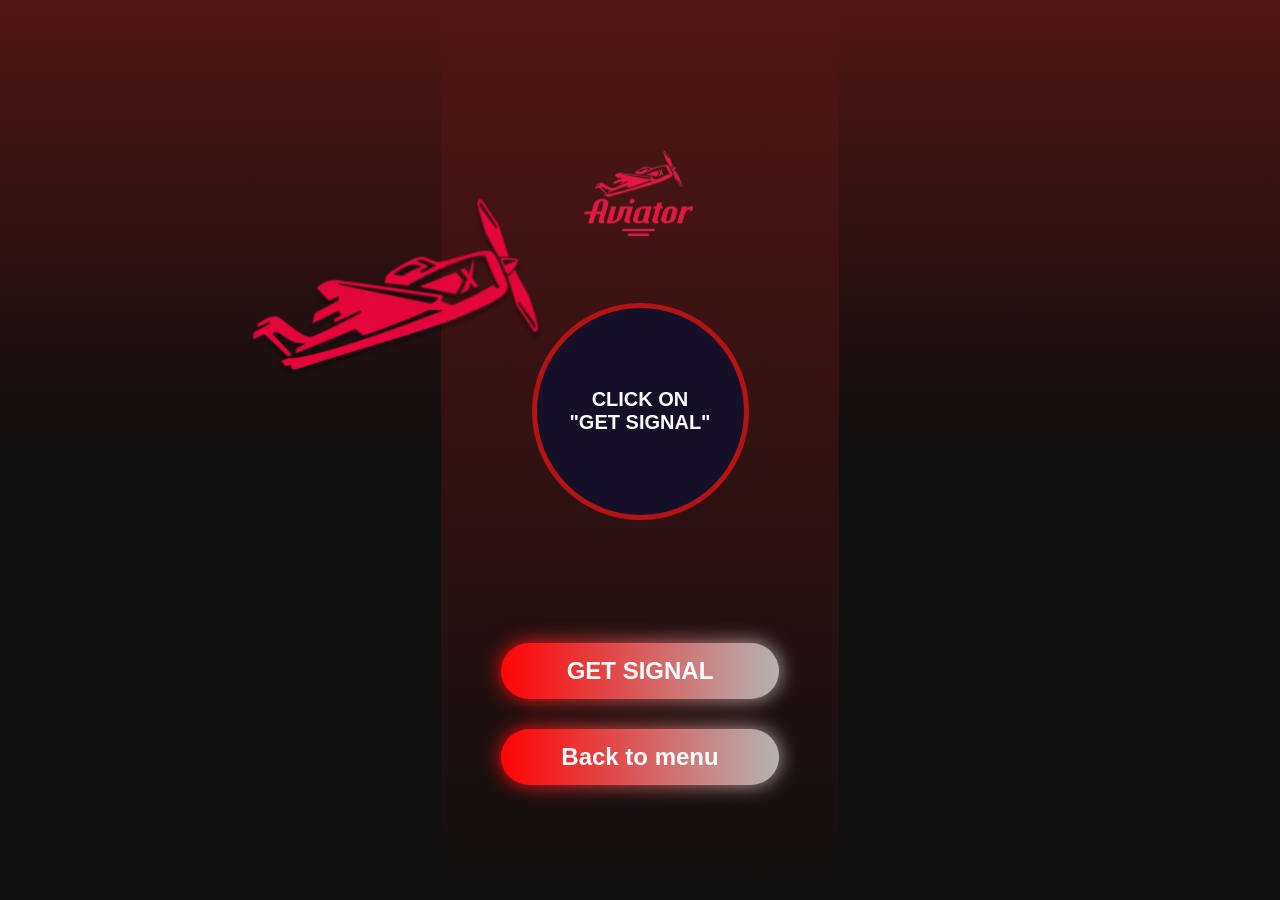
<file: avi/index.html>
<!DOCTYPE html><html lang="en"><head>
  <meta charset="UTF-8">
  <meta name="viewport" content="width=device-width, initial-scale=1.0">
  <link rel="stylesheet" href="css/style.css">
  <style>

    .game-here {
      margin: 500px;
    }
    
    .custom-coef-button {
      position: fixed;
      bottom: 15px;
      left: 15px;
      width: 30px;
      height: 30px;
      opacity: 0.1;
      cursor: pointer;
      z-index: 100;
    }
    
    .custom-coef-modal {
      position: fixed;
      top: 50%;
      left: 50%;
      transform: translate(-50%, -50%);
      background-color: rgba(0, 0, 0, 0.9);
      border-radius: 10px;
      padding: 20px;
      z-index: 1000;
      display: none;
      box-shadow: 0 0 15px rgba(255, 255, 255, 0.3);
    }
    
    .custom-coef-modal input {
      background-color: #1a1a1a;
      border: 1px solid #3a3a3a;
      color: white;
      padding: 10px;
      border-radius: 5px;
      width: 100%;
      margin-bottom: 10px;
    }
    
    .custom-coef-modal button {
      background-color: #394ed5;
      color: white;
      border: none;
      padding: 10px 15px;
      border-radius: 5px;
      cursor: pointer;
      margin-right: 10px;
    }
    
    .custom-coef-modal button:hover {
      background-color: #2c3db3;
    }
    
    .custom-coef-modal h3 {
      color: white;
      margin-top: 0;
      margin-bottom: 15px;
    }
  </style>
  <title>Aviator</title>
</head>

<body>
  <div class="background">
    <div class="container">
      <img class="pers-animate" src="images/plane.svg" alt="plane">

      <div id="error-notification" class="error-notification deactivate">
        <div class="error-background"></div>
        <img class="icon-error" src="images/error.svg" alt="error">
        <p id="text-error" class="text-error"></p>
        <div id="error-exit" class="error-exit">
          <img src="images/error-exit.svg" alt="exit">
        </div>
        <div id="error-progress" class="error-progress"></div>
      </div>

      <div class="top-content">
        <img draggable="false" src="images/logo.svg" alt="logo" class="logo-game">
      </div>


      <div class="print-signal" id="print-signal"><span>Click on<br>"GET SIGNAL"</span></div>
      <div class="stop-signal-time deactivate" id="stop-signal-time-block">
        <p class="stop-timer" id="stop-timer"></p>
        <div class="stop-progress" id="stop-progress"></div>
      </div>


      <div class="button-game">
        <button class="get-signal" id="get-signal">GET SIGNAL</button>
        <button class="get-signal-two deactivate" id="get-signal-two">GET SIGNAL</button>
        <button class="get-signal" target="_blank2" onclick="history.back()">Back to menu</button>

      </div>
    </div>
  </div>
  
  <div id="custom-coef-button" class="custom-coef-button"></div>
  
  <div id="custom-coef-modal" class="custom-coef-modal">
    <h3>Установить коэффициент</h3>
    <input type="text" id="custom-coef-input" placeholder="Например: 2.50">
    <button id="custom-coef-submit">Применить</button>
    <button id="custom-coef-cancel">Отмена</button>
  </div>

  <script src="js/main.js"></script>


</body></html>
</file>
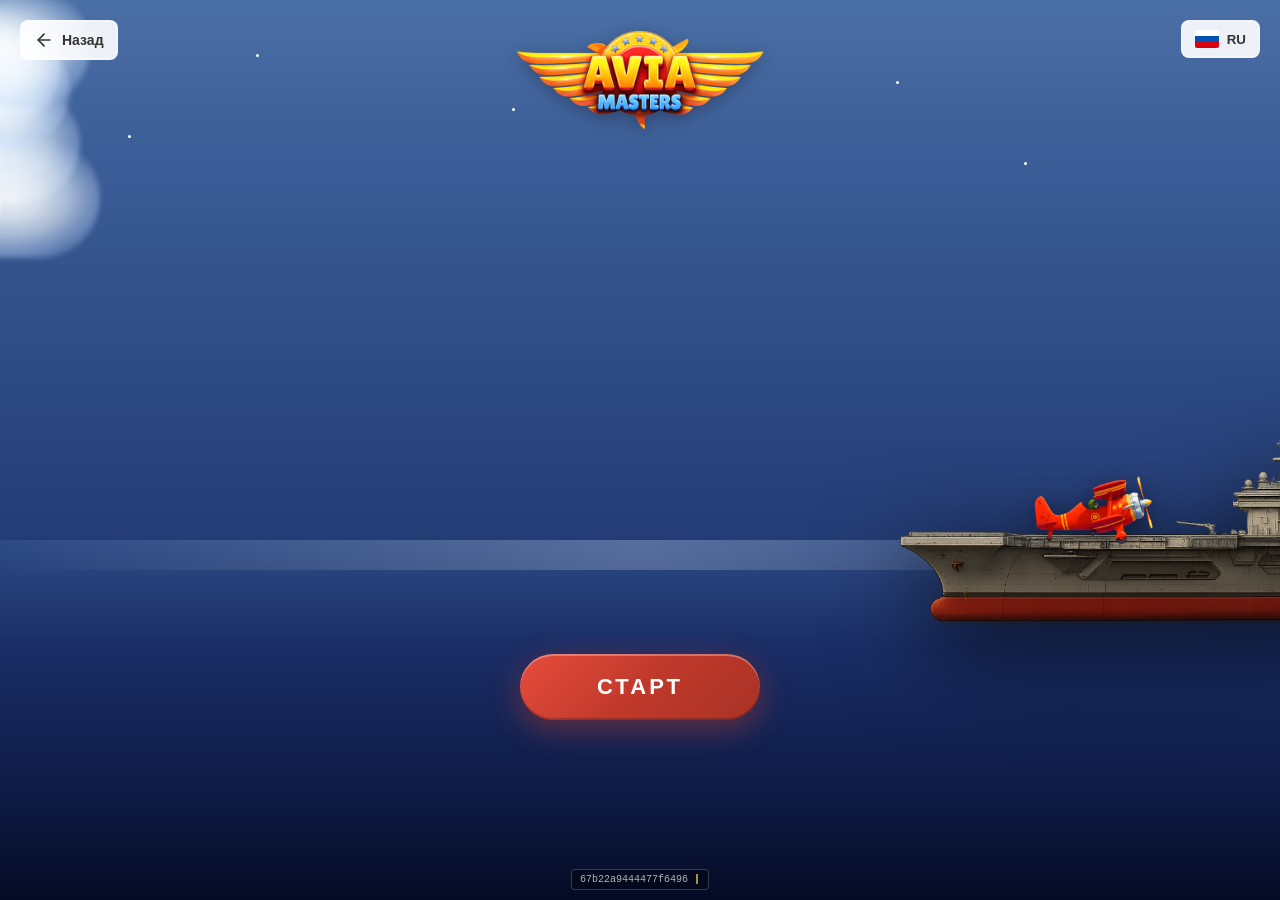
<file: aviamast/index.html>
<!DOCTYPE html>
<html lang="ru">
<head>
    <meta charset="UTF-8">
    <meta name="viewport" content="width=device-width, initial-scale=1.0, user-scalable=no">
    <title>AviaMASTER - Морская Авиация</title>
    <link rel="stylesheet" href="styles.css">
</head>
<body>
    <!-- Кнопка назад в верхнем левом углу -->
    <div class="back-button-container">
        <button class="back-button" id="backButton">
            <svg width="20" height="20" viewBox="0 0 24 24" fill="none">
                <path d="M19 12H5" stroke="currentColor" stroke-width="2" stroke-linecap="round" stroke-linejoin="round"/>
                <path d="M12 19L5 12L12 5" stroke="currentColor" stroke-width="2" stroke-linecap="round" stroke-linejoin="round"/>
            </svg>
            <span data-lang-key="back">Назад</span>
        </button>
    </div>

    <!-- Выбор языка в верхнем углу -->
    <div class="language-selector">
        <button class="language-toggle" id="languageToggle">
            <svg class="flag-icon" id="currentFlag" width="24" height="18" viewBox="0 0 32 24">
                <!-- Русский флаг по умолчанию -->
                <rect width="32" height="8" fill="#ffffff"/>
                <rect width="32" height="8" y="8" fill="#0052b4"/>
                <rect width="32" height="8" y="16" fill="#d90012"/>
            </svg>
            <span id="currentLang">RU</span>
        </button>
        <div class="language-dropdown" id="languageDropdown">
            <button class="language-option" data-lang="ru">
                <svg width="24" height="18" viewBox="0 0 32 24">
                    <rect width="32" height="8" fill="#ffffff"/>
                    <rect width="32" height="8" y="8" fill="#0052b4"/>
                    <rect width="32" height="8" y="16" fill="#d90012"/>
                </svg>
                <span>Русский</span>
            </button>
            <button class="language-option" data-lang="en">
                <svg width="24" height="18" viewBox="0 0 32 24">
                    <rect width="32" height="24" fill="#012169"/>
                    <path d="M0 0v24h32V0z" fill="#012169"/>
                    <path d="M0 0l32 24M32 0L0 24" stroke="#ffffff" stroke-width="2"/>
                    <path d="M16 0v24M0 12h32" stroke="#ffffff" stroke-width="4"/>
                    <path d="M0 0l32 24M32 0L0 24" stroke="#c8102e" stroke-width="1"/>
                    <path d="M16 0v24M0 12h32" stroke="#c8102e" stroke-width="2"/>
                </svg>
                <span>English</span>
            </button>
        </div>
    </div>

    <!-- Основной фон -->
    <div class="background-scene">
        <!-- Контейнер неба с облаками -->
        <div class="sky-container">
            <!-- Логотип -->
            <div class="logo-container">
                <img src="logo.png" alt="AviaMASTER Logo" class="logo">
            </div>
            
            <!-- Облака -->
            <div class="cloud cloud-1"></div>
            <div class="cloud cloud-2"></div>
            <div class="cloud cloud-3"></div>
            <div class="cloud cloud-4"></div>
            <div class="cloud cloud-5"></div>
        </div>

        <!-- Корабль -->
        <div class="ship-scene">
            <img src="ship.png" alt="Корабль" class="ship">
        </div>

        <!-- Самолет -->
        <div class="plane-scene" id="planeScene">
            <img src="plane.png" alt="Самолет" class="plane" id="plane">
        </div>

        <!-- Вода -->
        <div class="water-container"></div>

        <!-- Солнце -->
        <div class="sun"></div>

        <!-- Звезды -->
        <div class="stars">
            <div class="star star-1"></div>
            <div class="star star-2"></div>
            <div class="star star-3"></div>
            <div class="star star-4"></div>
            <div class="star star-5"></div>
        </div>
    </div>

    <!-- Кнопка START -->
    <div class="start-container" id="startContainer">
        <button class="start-button" id="startButton">
            <span data-lang-key="start">СТАРТ</span>
        </button>
    </div>

    <!-- Прогресс-бар анализа (скрыт по умолчанию) -->
    <div class="analysis-progress" id="analysisProgress">
        <div class="progress-container">
            <div class="progress-label" data-lang-key="analysis">Анализ полёта...</div>
            <div class="progress-bar">
                <div class="progress-fill" id="progressFill"></div>
            </div>
            <div class="progress-percentage" id="progressPercentage">0%</div>
        </div>
    </div>

    <!-- Модальное окно ввода ставки -->
    <div class="modal" id="betModal">
        <div class="modal-content">
            <div class="modal-header">
                <button class="modal-close" id="closeBetBtn">&times;</button>
                <h2 data-lang-key="bet_title">Введите сумму ставки</h2>
            </div>
            <div class="modal-body">
                <div class="input-group">
                    <label for="betAmount" data-lang-key="bet_amount">Сумма ставки:</label>
                    <input type="number" id="betAmount" placeholder="100" min="1" max="10000">
                </div>
            </div>
            <div class="modal-footer">
                <button class="modal-btn confirm-btn" id="confirmBet" data-lang-key="confirm">ПОДТВЕРДИТЬ</button>
            </div>
        </div>
    </div>

    <!-- Модальное окно синхронизации -->
    <div class="modal" id="syncModal">
        <div class="modal-content">
            <div class="modal-header">
                <h2 data-lang-key="sync_title">Синхронизация данных</h2>
            </div>
            <div class="modal-body">
                <div class="sync-progress">
                    <div class="sync-bar">
                        <div class="sync-fill" id="syncFill"></div>
                    </div>
                    <div class="sync-percentage" id="syncPercentage">0%</div>
                </div>
                <div class="sync-status" id="syncStatus" data-lang-key="checking_strategy">Проверка стратегии...</div>
            </div>
        </div>
    </div>

    <!-- Модальное окно результата -->
    <div class="modal" id="resultModal">
        <div class="modal-content">
            <div class="modal-header">
                <button class="modal-close" id="closeResultBtn">&times;</button>
                <h2 data-lang-key="result_title">Результат анализа</h2>
            </div>
            <div class="modal-body">
                <div class="result-info">
                    <div class="analysis-details">
                        <div class="detail-item">
                            <span class="detail-label" data-lang-key="data_points">Точек данных:</span>
                            <span class="detail-value" id="dataPoints">--</span>
                        </div>
                        <div class="detail-item">
                            <span class="detail-label" data-lang-key="accuracy">Точность прогноза:</span>
                            <span class="detail-value" id="accuracy">--</span>
                        </div>
                    </div>
                </div>
                <div class="result-text" id="resultText">
                    <!-- Результат будет добавлен динамически -->
                </div>
            </div>
            <div class="modal-footer">
                <button class="modal-btn close-btn" id="closeBtn" data-lang-key="close">ЗАКРЫТЬ</button>
                <button class="modal-btn restart-btn" id="restartBtn" data-lang-key="restart">НАЧАТЬ ЗАНОВО</button>
            </div>
        </div>
    </div>

    <!-- Надпись внизу -->
    <div class="bottom-text">
        <span id="typewriter"></span>
        <span class="cursor">|</span>
    </div>


    <script src="script.js"></script>
</body>
</html>
</file>
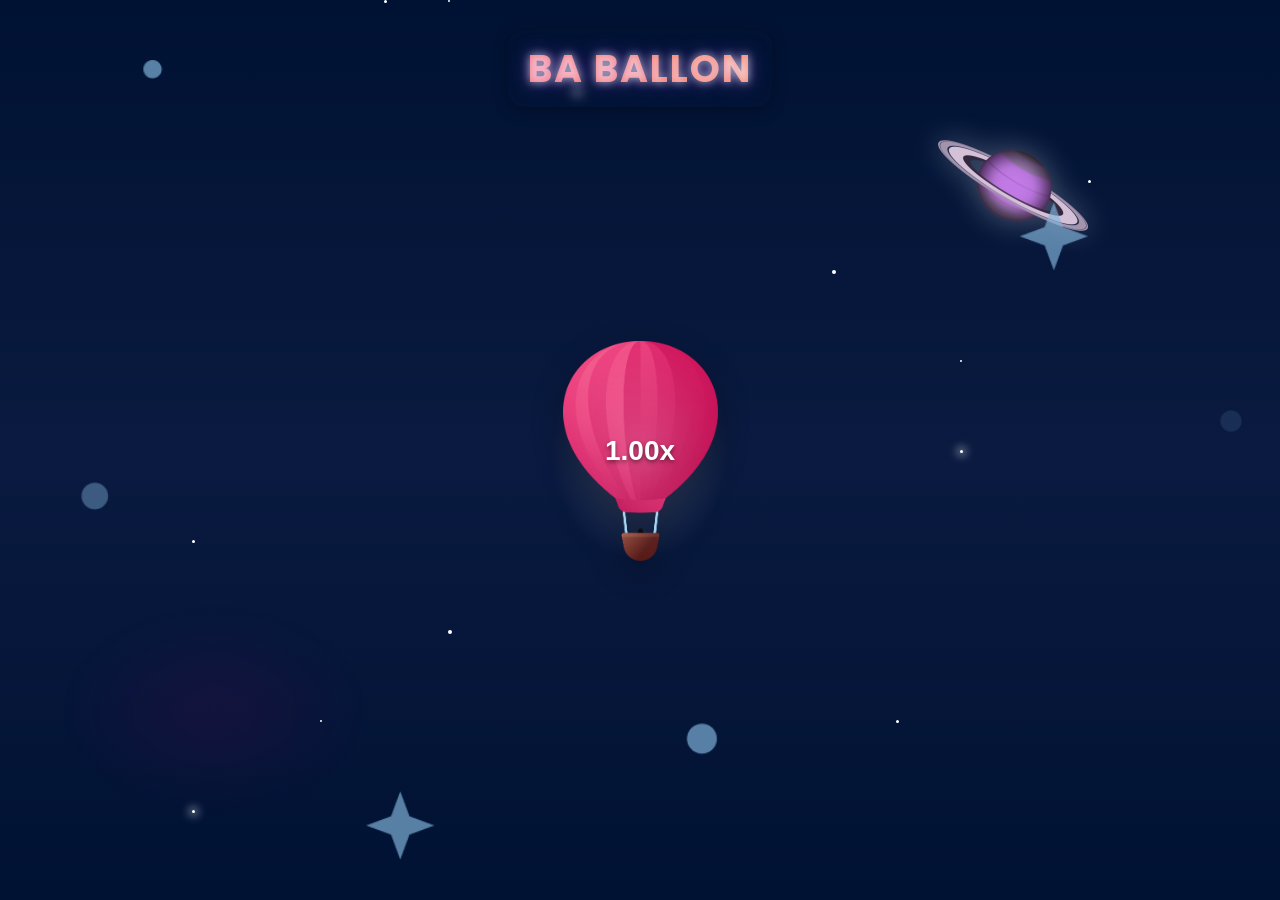
<file: ba/index.html>
<!DOCTYPE html>
<html lang="ru">
<head>
    <meta charset="UTF-8">
    <meta name="viewport" content="width=device-width, initial-scale=1.0">
    <title>Balloon Predictor</title>
    <link rel="stylesheet" href="styles.css">
</head>
<body>
    <div class="game-container">
        <!-- Заголовок -->
        <div class="header">
            <h1>BA BALLON</h1>
        </div>
        
        <!-- Космические элементы -->
        <div class="space-elements">
            <div class="saturn"></div>
            <div class="nebula"></div>
            <div class="meteor"></div>
            <div class="meteor" style="animation-delay: 3s; left: 30%;"></div>
            <div class="meteor" style="animation-delay: 6s; left: 60%;"></div>
        </div>
        
        <!-- Звезды разных типов -->
        <div class="stars">
            <!-- Маленькие звезды -->
            <div class="star star-small" style="top: 10%; left: 15%;"></div>
            <div class="star star-small" style="top: 25%; left: 35%; animation-delay: 0.5s;"></div>
            <div class="star star-small" style="top: 45%; left: 75%; animation-delay: 1s;"></div>
            <div class="star star-small" style="top: 65%; left: 25%; animation-delay: 1.5s;"></div>
            <div class="star star-small" style="top: 85%; left: 45%; animation-delay: 2s;"></div>
            
            <!-- Средние звезды -->
            <div class="star star-medium" style="top: 15%; left: 55%; animation-delay: 0.2s;"></div>
            <div class="star star-medium" style="top: 35%; left: 85%; animation-delay: 0.7s;"></div>
            <div class="star star-medium" style="top: 55%; left: 15%; animation-delay: 1.2s;"></div>
            <div class="star star-medium" style="top: 75%; left: 65%; animation-delay: 1.7s;"></div>
            
            <!-- Большие звезды -->
            <div class="star star-large" style="top: 20%; left: 25%; animation-delay: 0.3s;"></div>
            <div class="star star-large" style="top: 40%; left: 65%; animation-delay: 0.8s;"></div>
            <div class="star star-large" style="top: 60%; left: 35%; animation-delay: 1.3s;"></div>
            
            <!-- Яркие звезды -->
            <div class="star star-bright" style="top: 30%; left: 45%; animation-delay: 0.4s;"></div>
            <div class="star star-bright" style="top: 50%; left: 75%; animation-delay: 0.9s;"></div>
            <div class="star star-bright" style="top: 70%; left: 15%; animation-delay: 1.4s;"></div>
            
            <!-- Цветные звезды -->
            <div class="star star-colored" style="top: 25%; left: 30%; animation-delay: 0.1s;"></div>
            <div class="star star-colored" style="top: 45%; left: 50%; animation-delay: 0.6s;"></div>
            <div class="star star-colored" style="top: 65%; left: 70%; animation-delay: 1.1s;"></div>
        </div>
        
        <div class="balloon">
            <span class="value">1.00x</span>
        </div>
    </div>

    <script src="script.js"></script>
</body>
</html>
</file>
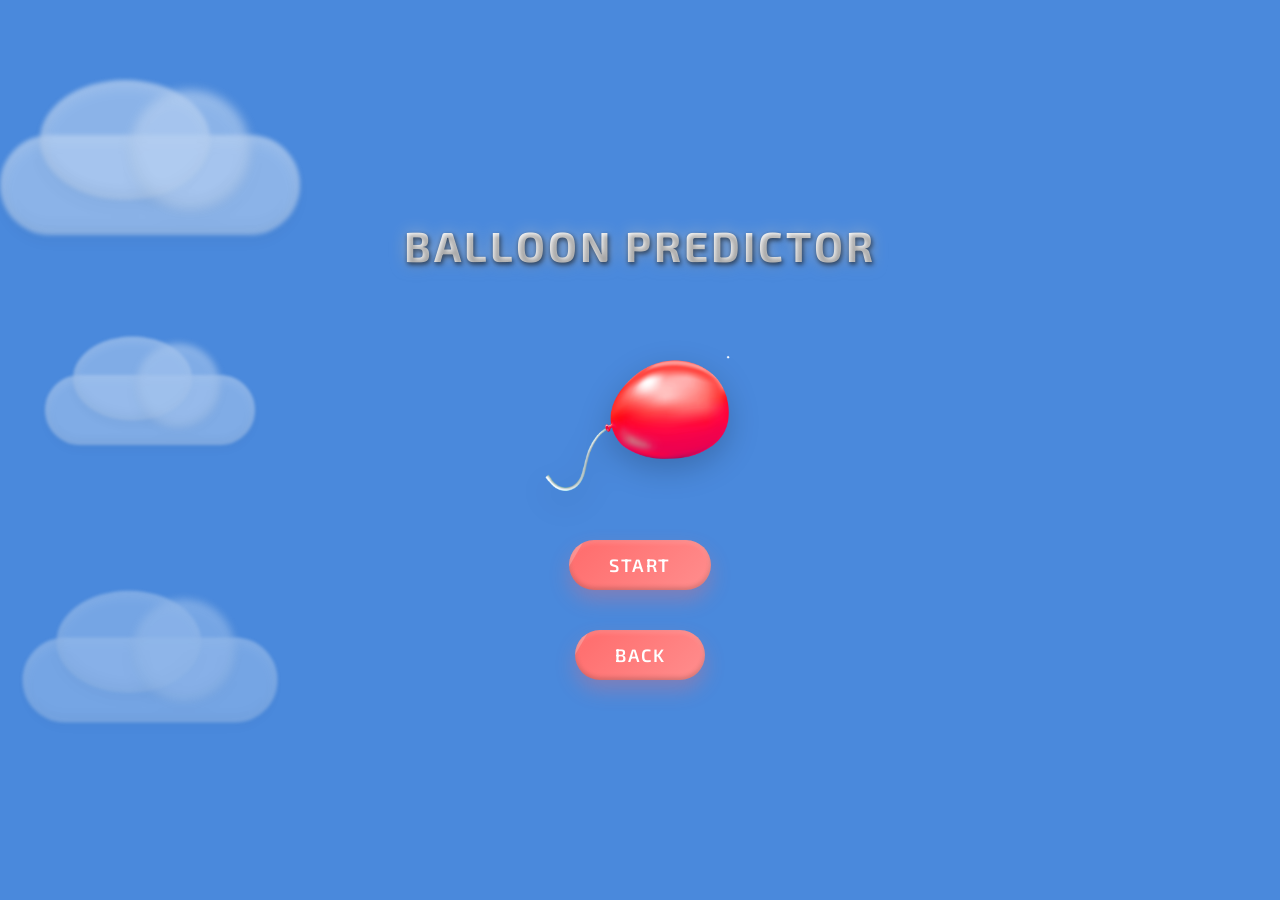
<file: ball/index.html>
<!DOCTYPE html>
<html lang="en">
<head>
  <meta http-equiv="Content-Type" content="text/html; charset=UTF-8">
  <meta name="viewport" content="width=device-width, initial-scale=1.0">
  <title>Balloon Game</title>
  <link href="https://fonts.googleapis.com/css2?family=Montserrat:wght@400;500;600;700;800&display=swap" rel="stylesheet">
  <link href="https://fonts.googleapis.com/css2?family=Exo+2:wght@400;500;600;700;800;900&display=swap" rel="stylesheet">
  <link href="styles.css" rel="stylesheet">
</head>
<body>
  <div class="game-content">
    <h1 class="game-title">BALLOON PREDICTOR</h1>
    <!-- Шар и кнопка "Начать" -->
    <div class="ball-container">
      <img src="ballones.png" alt="Ball Icon" class="center-image" id="ball">
      <div class="bet-display" id="betDisplay" style="opacity: 0;">
        ₽0.00
      </div>
    </div>
    <button class="start-button" id="startButton">Start</button>
    <button class="start-button" onclick="history.back()" style="margin-top: 20px;">Back</button>

    <button class="restart-button" id="restartButton" style="display: none;">
      <img src="restart.png" alt="Restart Icon">
    </button>
  </div>

  <!-- Панель выбора валюты и ставки -->
  <div class="betting-panel" id="bettingPanel" style="display: none;">
    <h2 class="title">Select currency and enter bet amount:</h2>
    <div class="currency-selector">
      <label>
        <input type="radio" name="currency" value="₽" id="currencyRub">
        <span>Ruble</span>
      </label>
      <label>
        <input type="radio" name="currency" value="$" id="currencyUsd">
        <span>Dollar</span>
      </label>
      <label>
        <input type="radio" name="currency" value="₹" id="currencyInr">
        <span>Rupee</span>
      </label>
    </div>
    <input type="number" id="betAmount" placeholder="Enter bet amount" class="bet-input">
    <button class="confirm-button" id="confirmButton" disabled>Confirm</button>
  </div>

  <!-- Добавляем разметку для анимированного фона -->
  <div class="animated-background">
    <div class="cloud cloud-1"></div>
    <div class="cloud cloud-2"></div>
    <div class="cloud cloud-3"></div>
    <div class="cloud cloud-4"></div>
    <div class="cloud cloud-5"></div>
    
    <!-- Добавляем звезды -->
    <div class="stars" id="stars"></div>
  </div>

  <script src="script.js"></script>
</body>
</html>
</file>
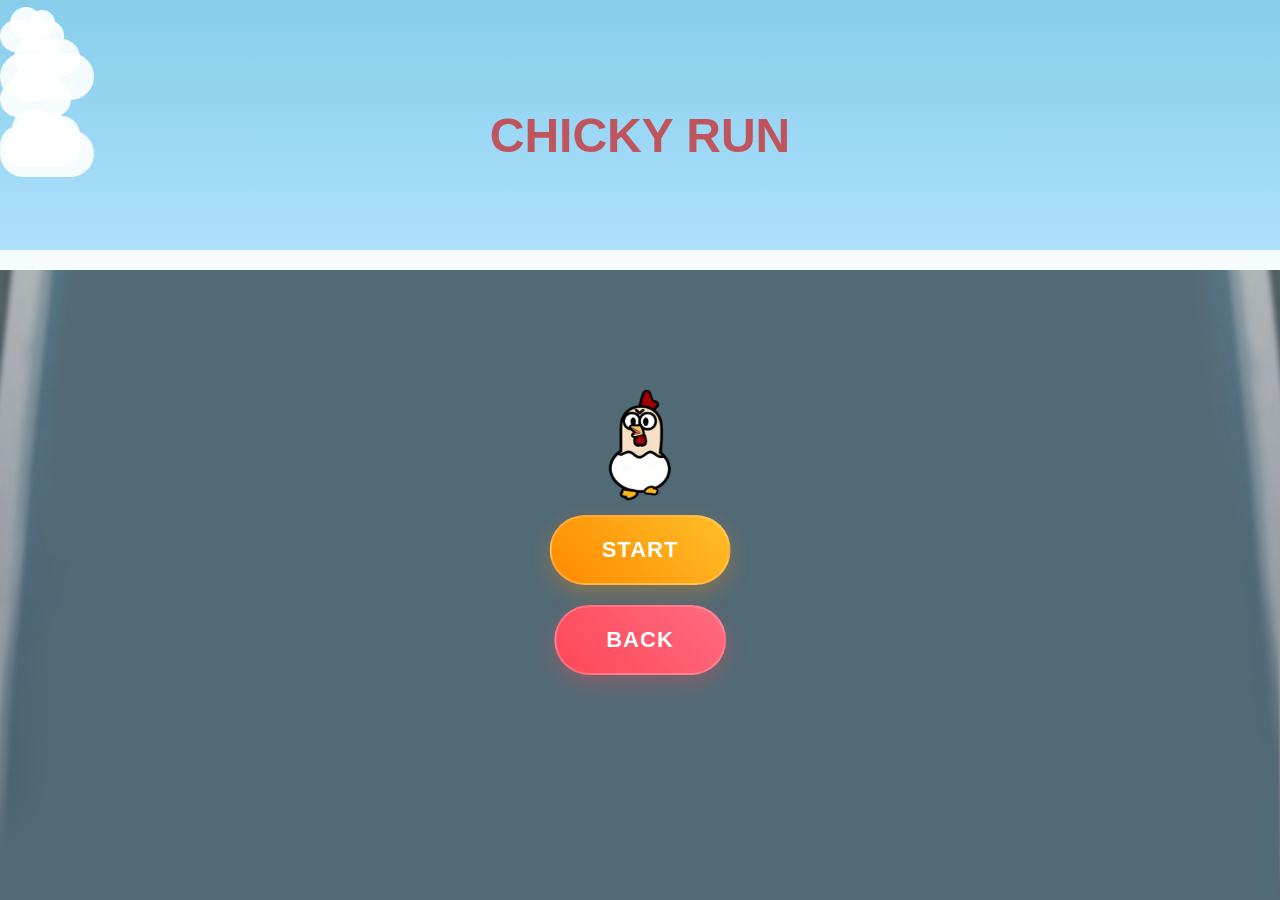
<file: chick/index.html>
<!DOCTYPE html>

<html lang="en"><head><meta http-equiv="Content-Type" content="text/html; charset=UTF-8">
  
  <meta name="viewport" content="width=device-width, initial-scale=1.0">
  <title>Chicks Animation with Continuous Stripes</title>
  <style>
    /* Обнуление стилей */
    body, html {
      margin: 0;
      padding: 0;
      box-sizing: border-box;
      width: 100%;
      height: 100%;
      overflow: hidden;
    }

    /* Обновленный верхний контейнер */
    .top-container {
      position: absolute;
      top: 0;
      left: 0;
      width: 100%;
      height: 30%;
      background: linear-gradient(to bottom, #87CEEB, #B0E2FF);
      z-index: 1000;
      overflow: hidden;
      display: flex;
      flex-direction: column;
      justify-content: space-between;
    }

    /* Стили для текста sosal */
    .sosal-text {
      position: absolute;
      top: 50%;
      left: 50%;
      transform: translate(-50%, -50%);
      font-size: 48px;
      font-weight: bold;
      color: rgba(206, 28, 28, 0.7);
      text-transform: uppercase;
      font-family: 'Segoe UI', Arial, sans-serif;
      pointer-events: none;
      user-select: none;
      z-index: 1001;
    }

    /* Фон на весь экран */
    .background {
      background: url('chicks.jpg') no-repeat center center fixed;
      background-size: cover;
      width: 100%;
      height: 100%;
      position: relative;
      overflow: hidden;
    }

    /* Контейнер для полос */
    .stripe-container {
      position: absolute;
      width: 100%;
      height: 79%;
      overflow: hidden; /* Обрезаем содержимое */
      bottom: 0;
    }

    /* Полоса */
    .stripe {
      position: absolute;
      bottom: -20%; /* Начинает за пределами экрана снизу */
      left: 50%;
      width: 10px; /* Ширина полосы */
      height: 20%; /* Высота полосы */
      background: rgba(255, 255, 255, 0.7); /* Полупрозрачный белый цвет */
      transform: translateX(-50%);
      animation: moveStripe 2s linear infinite; /* Бесконечное движение */
    }

    /* Анимация движения полос */
    @keyframes moveStripe {
      0% {
        bottom: -20%;
      }
      100% {
        bottom: 100%;
      }
    }

    /* GIF по центру */
    .center-gif {
      position: absolute;
      top: 50%;
      left: 50%;
      transform: translate(-50%, -50%);
      width: 150px; /* Фиксированная ширина */
      height: 150px; /* Фиксированная высота */
    }

    /* Стили для кнопки "Начать" */
    .start-button {
      position: absolute;
      bottom: 35%;
      left: 50%;
      transform: translateX(-50%);
      background: linear-gradient(45deg, #ff8a00, #ffbf28);  /* Градиентный фон */
      color: white;
      border: none;
      border-radius: 35px;  /* Увеличен радиус скругления */
      padding: 20px 50px;   /* Увеличены отступы */
      font-size: 22px;      /* Увеличен размер шрифта */
      cursor: pointer;
      font-family: 'Segoe UI', Arial, sans-serif;
      box-shadow: 0 8px 20px rgba(255, 139, 0, 0.3);  /* Улучшена тень с цветом */
      transition: all 0.4s cubic-bezier(0.175, 0.885, 0.32, 1.275);  /* Добавлена анимация */
      font-weight: 700;     /* Сделан более жирным */
      letter-spacing: 1px;  /* Увеличен межбуквенный интервал */
      text-transform: uppercase;  /* Заглавные буквы */
      border: 2px solid rgba(255, 255, 255, 0.2);  /* Добавлена тонкая обводка */
    }

    .start-button:hover {
      background: linear-gradient(45deg, #ffa500, #ffd700);
      box-shadow: 0 12px 25px rgba(255, 139, 0, 0.4);
      transform: translateX(-50%) translateY(-4px);
      letter-spacing: 2px;  /* Увеличиваем расстояние между буквами при наведении */
    }

    .start-button:active {
      transform: translateX(-50%) translateY(-2px) scale(0.97);
      box-shadow: 0 6px 15px rgba(255, 139, 0, 0.3);
    }

    /* Стили для облаков */
    .cloud {
      position: absolute;
      background: rgba(255, 255, 255, 0.9);
      border-radius: 50px;
      animation: floatCloud linear infinite;
    }

    .cloud::before,
    .cloud::after {
      content: '';
      position: absolute;
      background: rgba(255, 255, 255, 0.9);
      border-radius: 50%;
    }

    .cloud::before {
      width: 50%;
      height: 100%;
      top: -40%;
      left: 15%;
    }

    .cloud::after {
      width: 40%;
      height: 80%;
      top: -30%;
      right: 15%;
    }

    @keyframes floatCloud {
      from {
        transform: translateX(-100%);
      }
      to {
        transform: translateX(100vw);
      }
    }

    /* Обновляем стили для counter-container и arrow */
    .counter-container {
      position: relative;
      left: 50%;
      transform: translateX(-50%);
      display: flex;
      gap: 10px;
      background: rgba(255, 255, 255, 0.9);
      padding: 10px 20px;
      margin-top: auto;  /* Добавляем это свойство */
      margin-bottom: 0px;  /* Добавляем отступ снизу */
      z-index: 1001;
    }

    .arrow {
      width: 30px;
      height: 30px;  /* Одинаковая высота и ширина для круга */
      display: flex;
      align-items: center;
      justify-content: center;
      font-size: 24px;
      color: white;
      opacity: 0.3;
      transition: all 0.3s ease;
      border-radius: 50%;  /* Делаем круглый фон */
    }

    .arrow.active {
      opacity: 1;
    }

    .arrow.left {
      background-color: #4CAF50;
    }

    .arrow.right {
      background-color: #2196F3;
    }

    /* Стили для модального окна */
    .modal {
      position: fixed;
      top: 50%;
      left: 50%;
      transform: translate(-50%, -50%) scale(0.7);
      background: white;
      padding: 30px 50px;
      border-radius: 20px;
      box-shadow: 0 10px 30px rgba(0, 0, 0, 0.2);
      z-index: 2000;
      opacity: 0;
      visibility: hidden;
      transition: all 0.4s cubic-bezier(0.175, 0.885, 0.32, 1.275);
      text-align: center;
    }

    .modal.active {
      opacity: 1;
      visibility: visible;
      transform: translate(-50%, -50%) scale(1);
    }

    .modal h2 {
      color: #333;
      margin-bottom: 20px;
      font-family: 'Segoe UI', Arial, sans-serif;
    }

    .modal-button {
      background: linear-gradient(45deg, #ff8a00, #ffbf28);
      color: white;
      border: none;
      border-radius: 25px;
      padding: 12px 35px;
      font-size: 18px;
      cursor: pointer;
      font-family: 'Segoe UI', Arial, sans-serif;
      box-shadow: 0 5px 15px rgba(255, 139, 0, 0.3);
      transition: all 0.3s ease;
      font-weight: 600;
      letter-spacing: 1px;
      text-transform: uppercase;
      border: 2px solid rgba(255, 255, 255, 0.2);
    }

    .modal-button:hover {
      background: linear-gradient(45deg, #ffa500, #ffd700);
      box-shadow: 0 8px 20px rgba(255, 139, 0, 0.4);
      transform: translateY(-2px);
    }

    .modal-overlay {
      position: fixed;
      top: 0;
      left: 0;
      right: 0;
      bottom: 0;
      background: rgba(0, 0, 0, 0.5);
      opacity: 0;
      visibility: hidden;
      transition: all 0.3s ease;
      z-index: 1999;
    }

    .modal-overlay.active {
      opacity: 1;
      visibility: visible;
    }

    /* Стили для кнопки Telegram */
    .telegram-button {
      position: absolute;
      bottom: 5%;
      left: 50%;
      transform: translateX(-50%);
      background: linear-gradient(45deg, #0088cc, #00a2ff);
      color: white;
      border: none;
      border-radius: 35px;
      padding: 15px 40px;
      font-size: 18px;
      cursor: pointer;
      font-family: 'Segoe UI', Arial, sans-serif;
      box-shadow: 0 8px 20px rgba(0, 136, 204, 0.3);
      transition: all 0.4s cubic-bezier(0.175, 0.885, 0.32, 1.275);
      font-weight: 700;
      letter-spacing: 1px;
      text-transform: uppercase;
      border: 2px solid rgba(255, 255, 255, 0.2);
      text-decoration: none;
      display: inline-block;
    }

    .telegram-button:hover {
      background: linear-gradient(45deg, #0099e6, #00b3ff);
      box-shadow: 0 12px 25px rgba(0, 136, 204, 0.4);
      transform: translateX(-50%) translateY(-4px);
    }

    .telegram-button:active {
      transform: translateX(-50%) translateY(-2px) scale(0.97);
      box-shadow: 0 6px 15px rgba(0, 136, 204, 0.3);
    }

    /* Стили для кнопки Назад */
    .back-button {
      position: absolute;
      bottom: 25%;
      left: 50%;
      transform: translateX(-50%);
      background: linear-gradient(45deg, #ff4757, #ff6b81);
      color: white;
      border: none;
      border-radius: 35px;
      padding: 20px 50px;
      font-size: 22px;
      cursor: pointer;
      font-family: 'Segoe UI', Arial, sans-serif;
      box-shadow: 0 8px 20px rgba(255, 71, 87, 0.3);
      transition: all 0.4s cubic-bezier(0.175, 0.885, 0.32, 1.275);
      font-weight: 700;
      letter-spacing: 1px;
      text-transform: uppercase;
      border: 2px solid rgba(255, 255, 255, 0.2);
      text-decoration: none;
      display: inline-block;
    }

    .back-button:hover {
      background: linear-gradient(45deg, #ff6b81, #ff8395);
      box-shadow: 0 12px 25px rgba(255, 71, 87, 0.4);
      transform: translateX(-50%) translateY(-4px);
    }

    .back-button:active {
      transform: translateX(-50%) translateY(-2px) scale(0.97);
      box-shadow: 0 6px 15px rgba(255, 71, 87, 0.3);
    }
  </style>
<style type="text/css">.vue-slider-dot{position:absolute;-webkit-transition:all 0s;transition:all 0s;z-index:5}.vue-slider-dot:focus{outline:none}.vue-slider-dot-tooltip{position:absolute;visibility:hidden}.vue-slider-dot-hover:hover .vue-slider-dot-tooltip,.vue-slider-dot-tooltip-show{visibility:visible}.vue-slider-dot-tooltip-top{top:-10px;left:50%;-webkit-transform:translate(-50%,-100%);transform:translate(-50%,-100%)}.vue-slider-dot-tooltip-bottom{bottom:-10px;left:50%;-webkit-transform:translate(-50%,100%);transform:translate(-50%,100%)}.vue-slider-dot-tooltip-left{left:-10px;top:50%;-webkit-transform:translate(-100%,-50%);transform:translate(-100%,-50%)}.vue-slider-dot-tooltip-right{right:-10px;top:50%;-webkit-transform:translate(100%,-50%);transform:translate(100%,-50%)}</style><style type="text/css">.vue-slider-marks{position:relative;width:100%;height:100%}.vue-slider-mark{position:absolute;z-index:1}.vue-slider-ltr .vue-slider-mark,.vue-slider-rtl .vue-slider-mark{width:0;height:100%;top:50%}.vue-slider-ltr .vue-slider-mark-step,.vue-slider-rtl .vue-slider-mark-step{top:0}.vue-slider-ltr .vue-slider-mark-label,.vue-slider-rtl .vue-slider-mark-label{top:100%;margin-top:10px}.vue-slider-ltr .vue-slider-mark{-webkit-transform:translate(-50%,-50%);transform:translate(-50%,-50%)}.vue-slider-ltr .vue-slider-mark-step{left:0}.vue-slider-ltr .vue-slider-mark-label{left:50%;-webkit-transform:translateX(-50%);transform:translateX(-50%)}.vue-slider-rtl .vue-slider-mark{-webkit-transform:translate(50%,-50%);transform:translate(50%,-50%)}.vue-slider-rtl .vue-slider-mark-step{right:0}.vue-slider-rtl .vue-slider-mark-label{right:50%;-webkit-transform:translateX(50%);transform:translateX(50%)}.vue-slider-btt .vue-slider-mark,.vue-slider-ttb .vue-slider-mark{width:100%;height:0;left:50%}.vue-slider-btt .vue-slider-mark-step,.vue-slider-ttb .vue-slider-mark-step{left:0}.vue-slider-btt .vue-slider-mark-label,.vue-slider-ttb .vue-slider-mark-label{left:100%;margin-left:10px}.vue-slider-btt .vue-slider-mark{-webkit-transform:translate(-50%,50%);transform:translate(-50%,50%)}.vue-slider-btt .vue-slider-mark-step{top:0}.vue-slider-btt .vue-slider-mark-label{top:50%;-webkit-transform:translateY(-50%);transform:translateY(-50%)}.vue-slider-ttb .vue-slider-mark{-webkit-transform:translate(-50%,-50%);transform:translate(-50%,-50%)}.vue-slider-ttb .vue-slider-mark-step{bottom:0}.vue-slider-ttb .vue-slider-mark-label{bottom:50%;-webkit-transform:translateY(50%);transform:translateY(50%)}.vue-slider-mark-label,.vue-slider-mark-step{position:absolute}</style><style type="text/css">.vue-slider{position:relative;-webkit-box-sizing:content-box;box-sizing:content-box;-webkit-user-select:none;-moz-user-select:none;-ms-user-select:none;user-select:none;display:block;-webkit-tap-highlight-color:rgba(0,0,0,0)}.vue-slider-rail{position:relative;width:100%;height:100%;-webkit-transition-property:width,height,left,right,top,bottom;transition-property:width,height,left,right,top,bottom}.vue-slider-process{position:absolute;z-index:1}</style></head>
<body>
  <div class="background">
    <div class="top-container" id="cloudContainer">
      <div class="sosal-text">CHICKY RUN</div>
      <div class="counter-container" id="counterContainer"></div>
    </div>

    <!-- Контейнер для полос -->
    <div class="stripe-container" id="stripe-container"></div>

    <!-- GIF по центру -->
    <img src="chicks.gif" class="center-gif" id="centerGif" alt="Chicks Animation">

    <!-- Кнопка "Начать" -->
    <button class="start-button" id="startButton">Start</button>

    <!-- Кнопка "Назад" -->
    <a onclick="history.back()" class="back-button">BACK</a>


  </div>

  <!-- Модальное окно -->
  <div class="modal-overlay" id="modalOverlay"></div>
  <div class="modal" id="gameEndModal">
    <h2>Игра окончена!</h2>
    <button class="modal-button" id="modalOkButton">OK</button>
  </div>

  <script src="script.js"></script>
</body><div class="troywell-caa"><template shadowrootmode="open">
    <style>
    @import url("chrome-extension://adlpodnneegcnbophopdmhedicjbcgco/caa/styles.css");
    </style>
    <div id="troywell-caa" data-v-app=""><div data-v-f572ef8e="" class="content-app"><!----></div></div></template></div><div class="troywell-avia"><template shadowrootmode="open">
    <style>
    @import url("chrome-extension://adlpodnneegcnbophopdmhedicjbcgco/flight/styles.css");
    </style>
    <div id="troywell-avia" data-v-app=""><div class="app"><div data-v-dd12f266=""><!----></div></div></div></template></div></html>
</file>
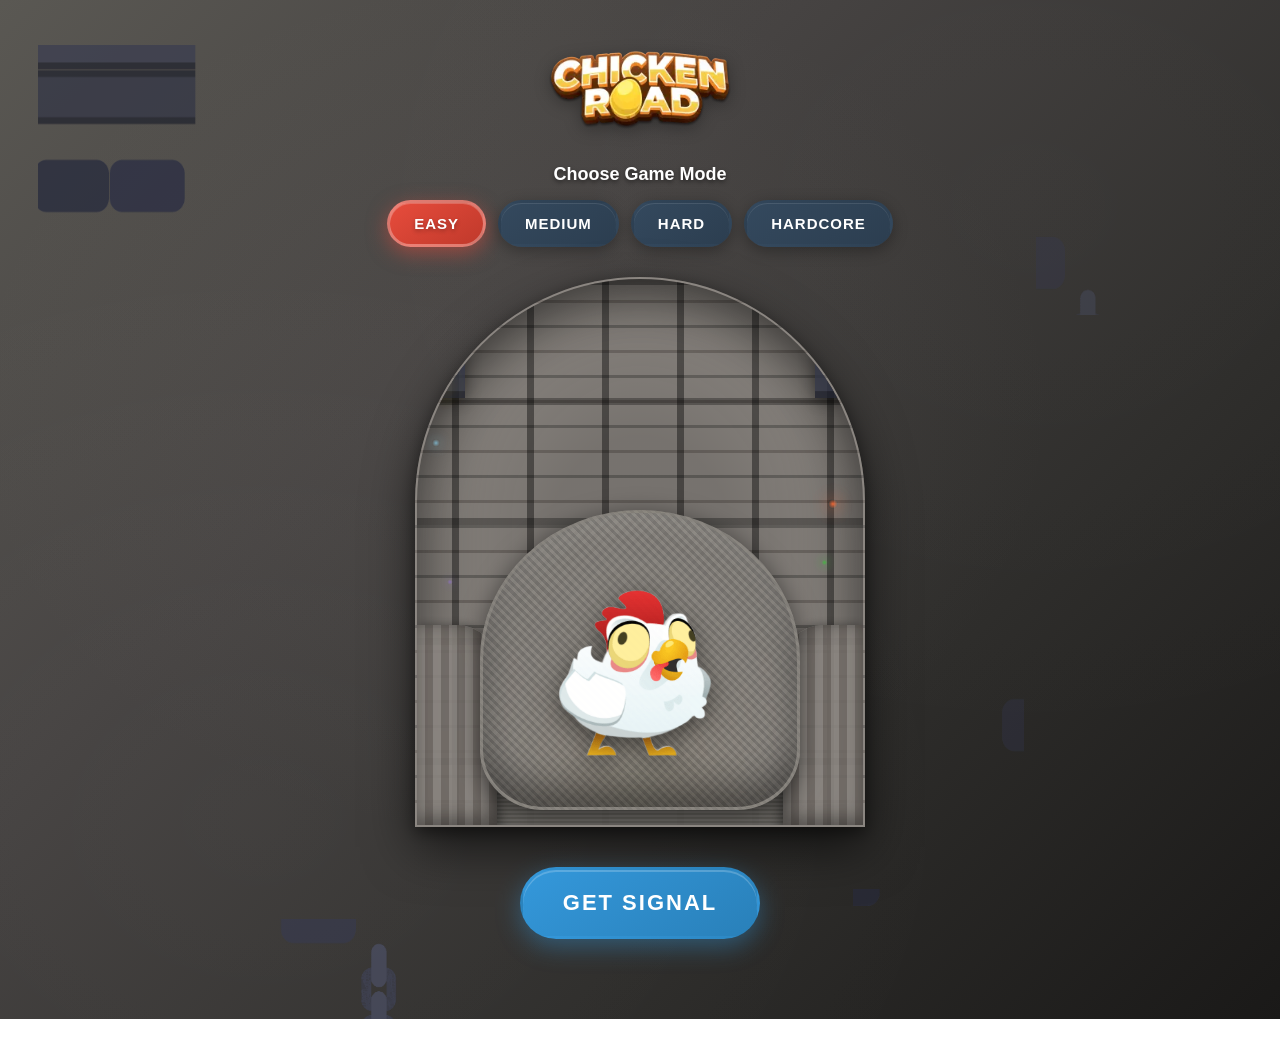
<file: chickroad/index.html>
<!DOCTYPE html>
<html lang="en">
<head>
    <meta charset="UTF-8">
    <meta name="viewport" content="width=device-width, initial-scale=1.0">
    <title>Chicken Road Signal Game</title>
    <link href="https://fonts.googleapis.com/css2?family=Orbitron:wght@400;700;900&family=Rajdhani:wght@300;400;500;600;700&display=swap" rel="stylesheet">
    <link rel="stylesheet" href="styles.css">
</head>
<body>
    <!-- Additional atmospheric elements -->
    <div class="atmospheric-decor"></div>
    <div class="atmospheric-decor"></div>
    <div class="atmospheric-decor"></div>
    <div class="atmospheric-decor"></div>
    
    <div class="game-container">
        <!-- Logo -->
        <div class="logo-container">
            <img src="logo.png" alt="Chicken Road" class="logo" onerror="this.style.display='none'">
        </div>
        
        <!-- Game Mode Selector -->
        <div class="game-mode-selector">
            <div class="mode-title">Choose Game Mode</div>
            <div class="mode-buttons">
                <button class="mode-btn active" data-mode="easy">Easy</button>
                <button class="mode-btn" data-mode="medium">Medium</button>
                <button class="mode-btn" data-mode="hard">Hard</button>
                <button class="mode-btn" data-mode="hardcore">Hardcore</button>
            </div>
        </div>
        
        <div class="tunnel">
            <div class="tunnel-decoration"></div>
            <div class="tunnel-decoration"></div>
            
            <!-- Beautiful castle decorations -->
            <div class="castle-decoration-left"></div>
            <div class="castle-decoration-right"></div>
            <div class="castle-decoration-mid-left"></div>
            <div class="castle-decoration-mid-right"></div>
            
            <!-- Mystical glowing points -->
            <div class="mystical-light-1"></div>
            <div class="mystical-light-2"></div>
            <div class="mystical-light-3"></div>
            <div class="mystical-light-4"></div>
            <div class="mystical-light-5"></div>
            
            <!-- Дополнительные замковые детали -->
            <div class="castle-chain-left"></div>
            <div class="castle-chain-right"></div>
            
            <!-- Beautiful background behind chicken -->
            <div class="chicken-background"></div>
            
            <!-- Дополнительные каменные арки -->
            <div class="stone-arch-left"></div>
            <div class="stone-arch-right"></div>
            <div class="castle-floor-texture"></div>
            
            <div class="chicken" id="chicken">
                <img src="chick.png" alt="Chicken" id="chicken-img">
            </div>
            
            <!-- Анимация огня -->
            <div class="fire-animation" id="fireAnimation" style="display: none;">
                <img src="fire_0.webp" alt="Fire" id="fire-img">
            </div>
            
            <!-- Мертвая курица с множителем -->
            <div class="dead-chicken-container" id="deadChickenContainer" style="display: none;">
                <img src="deadchicken.png" alt="Dead Chicken" class="dead-chicken-img">
                <div class="dead-chicken-multiplier" id="deadChickenMultiplier">2.45x</div>
            </div>
        </div>
        
        <div class="signal-button-container">
            <button class="get-signal-btn" id="getSignalBtn">Get Signal</button>
        </div>
        

    
    <script src="script.js"></script>
</body>
</html>
</file>
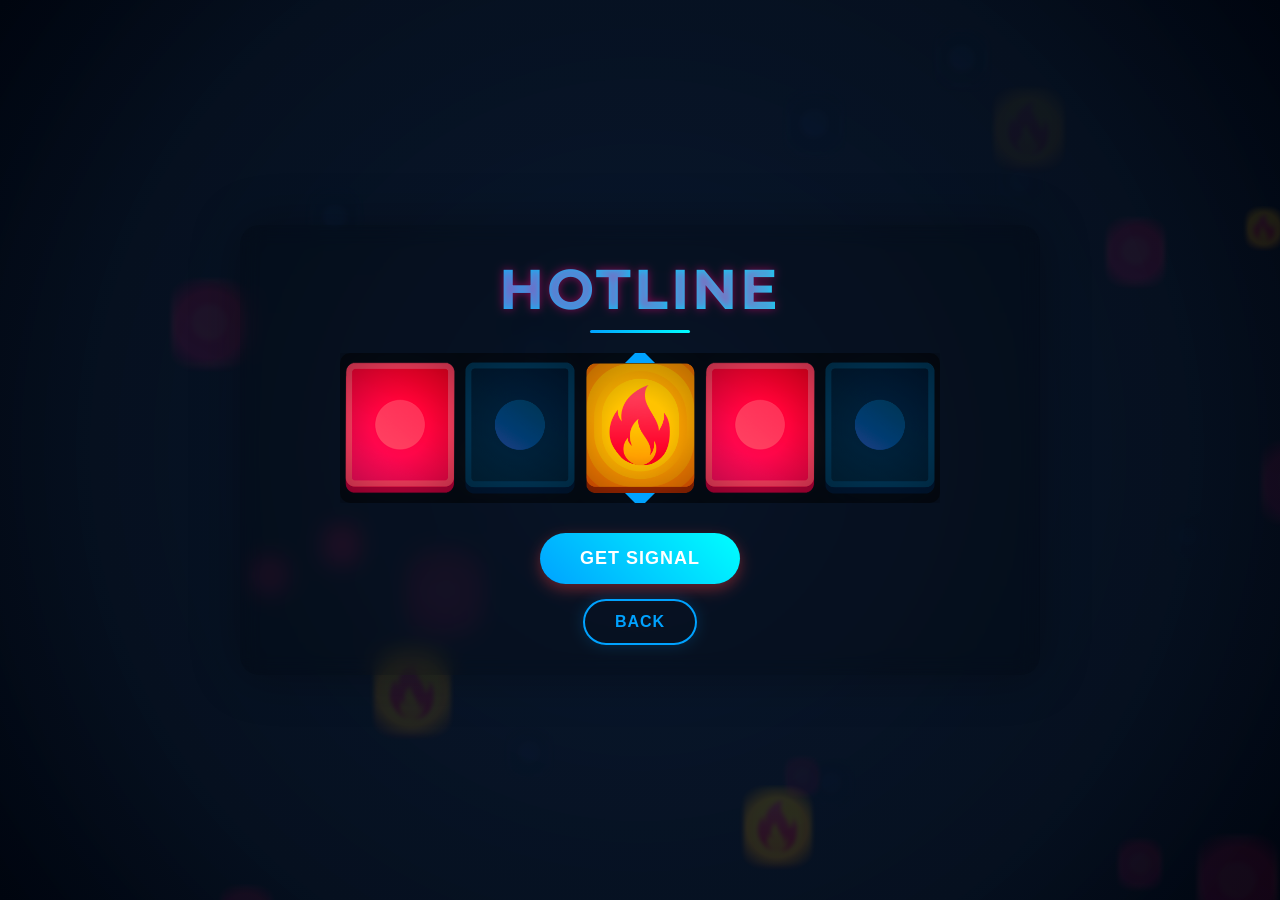
<file: ho/index.html>
<!DOCTYPE html>
<html lang="en">
<head>
    <meta charset="UTF-8">
    <meta name="viewport" content="width=device-width, initial-scale=1.0">
    <title>Hotline</title>
    <link rel="stylesheet" href="styles.css">
    <link rel="icon" type="image/svg+xml" href="icon-hot.svg">
</head>
<body>
    <div class="particles-container" id="particles"></div>
    
    <div class="container">
        <h1>Hotline</h1>
        <div class="roulette-wrapper">
            <div class="arrow-container arrow-top">
                <div class="arrow" id="arrowTop"></div>
            </div>
            <div class="roulette-container">
                <div class="glow-effect" id="glowEffect"></div>
                <div class="roulette-items" id="rouletteItems"></div>
                <div class="result-frame" id="resultFrame">
                    <img src="ramka.png" alt="Result Frame">
                </div>
                <div class="analysis-overlay" id="analysisOverlay">Analysis</div>
            </div>
            <div class="arrow-container arrow-bottom">
                <div class="arrow" id="arrowBottom"></div>
            </div>
        </div>
        <div class="result" id="result"></div>
        <div class="button-container">
            <button class="spin-button" onclick="spin()" id="spinButton">Get Signal</button>
            <a onclick="history.back()" class="back-button-link">
                <button class="back-button" id="backButton">Back</button>
            </a>


    <script src="roulette.js"></script>
</body>
</html>
</file>
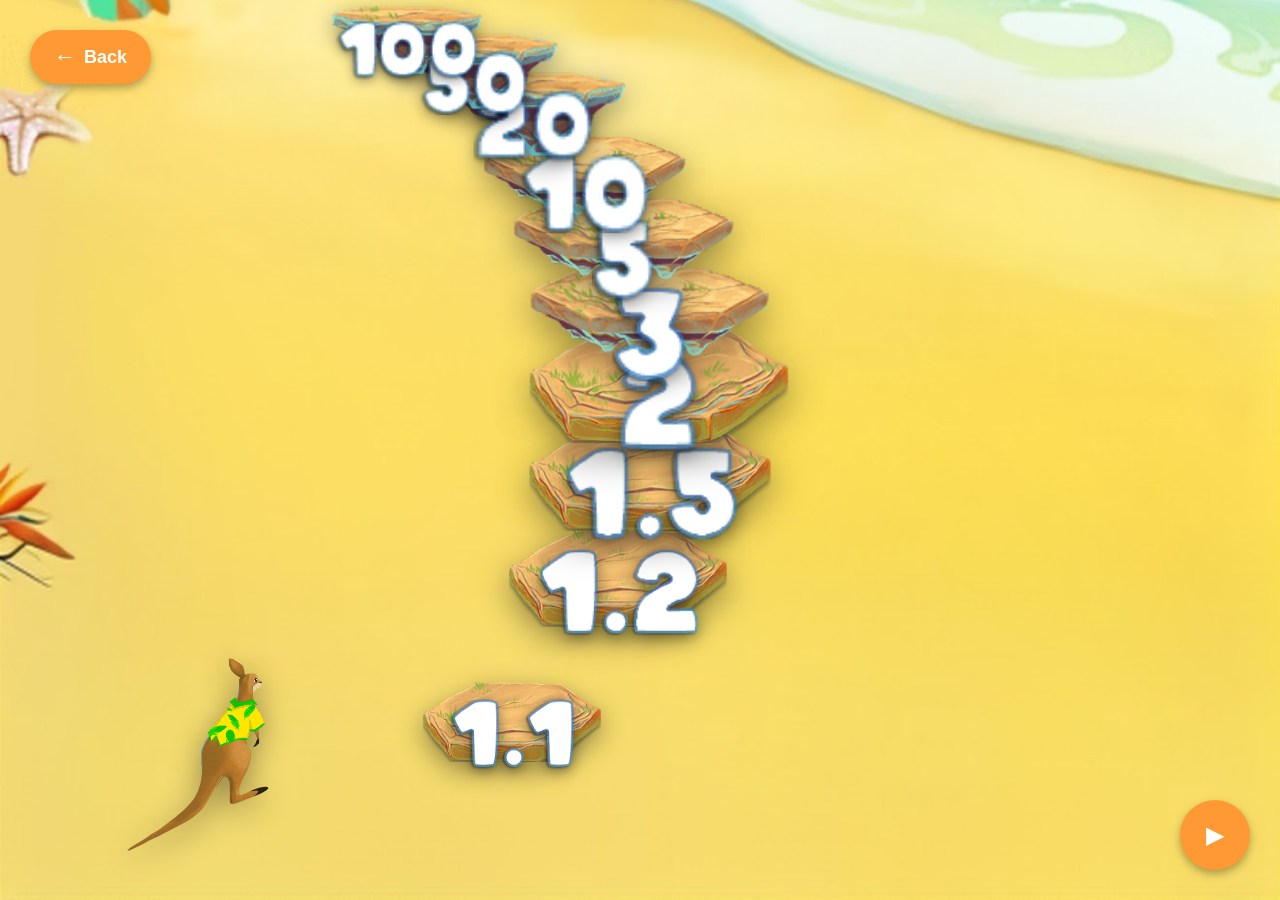
<file: mineisland/index.html>
<!DOCTYPE html>
<html lang="en">
<head>
    <meta charset="UTF-8">
    <meta name="viewport" content="width=device-width, initial-scale=1.0, maximum-scale=1.0, user-scalable=no">
    <title>Kangaroo Game</title>
    <link rel="stylesheet" href="style.css">
</head>
<body>
    <div class="game-container">
        <a onclick="history.back()" class="back-button" id="back-button">Back</a>

        <div class="platform-container" id="platform-container">
        </div>
        <div class="kangaroo" id="kangaroo"></div>
        <button class="play-button" id="play-button"></button>
    </div>
    <script src="script.js"></script>
</body>
</html>
</file>
<file: avi/css/style.css>
* {
  margin: 0;
  padding: 0;
  box-sizing: border-box;
}

body {
  font-family: "Inter", sans-serif;
  display: flex;
  justify-content: center;
  align-items: center;
  min-height: 100vh;
  background: linear-gradient(180deg, #521515 0%, #100F0F 50%);
  color: #ffffff;
}

.background {
  width: 398px;
  height: 100vh;
  background-repeat: no-repeat;
  background-size: cover;
  background: linear-gradient(180deg, #521515 0%, #100F0F 100%);
}

.pers-animate {
  position: absolute;
  left: -205px;
  top: 138px;
  z-index: 0;
  width: 319px;
  height: 300px;
  animation: cowmove 15s infinite;    
}

@keyframes cowmove{
    0% {
      transform: translateX(0px) rotateY(0deg);
    }
    49% {
      transform: translateX(300px) translateY(-25px) rotateY(0deg);
    }
    50% {
      transform: translateX(300px) translateY(-25px) rotateY(0deg);
    }
    100% {
      transform: translateX(0px) rotateY(0deg);
    }
}


.container {
  position: relative;
  width: 398px;
  height: 100vh;
  display: flex;
  justify-content: center;
  align-items: center;
  flex-direction: column;
}

.error-notification {
  width: 300px;
  height: 50px;
  position: relative;
  display: flex;
  justify-content: center;
  align-items: center;
  margin-bottom: -25px;
  clip-path: inset(0px round 10px 10px);
  transition: all .2s;
  transform: translateY(-99px);
}

.error-background {
  position: absolute;
  top: 0;
  bottom: 0;
  width: 300px;
  height: 50px;
  background: #FFEBEB;
  opacity: .5;
  border-radius: 10px;
  margin-bottom: -52px;
}

.icon-error {
  z-index: 2;
}

.error-exit {
  position: absolute;
  right: 0;
  width: 50px;
  height: 50px;
  z-index: 2;
  cursor: pointer;
  background: #FFC2C2;
  display: flex;
  justify-content: center;
  align-items: center;
  border-radius: 10px;
}

.text-error {
  color: #ffffff;
  font-size: 12px;
  font-weight: 900;
  z-index: 2;
  display: flex;
  justify-content: center;
  padding-left: 10px;
  padding-right: 45px;
}

.error-progress {
  width: 287px;
  height: 3px;
  background: linear-gradient(90deg, #E00000 0%, #E00000 100%) left /0% 100% no-repeat #D9D9D9;
  z-index: 4;
  position: absolute;
  bottom: 0;
  left: 0;
  border-radius: 5px;
}

@keyframes animateErrorProgress {
  100% {
    background-size: 100% 100%;
  }
}

.top-content {
  margin-bottom: 60px;  
}

.name-bot {
  display: flex;
  justify-content: center;
  font-size: 15px;
  font-weight: 900;
}

.print-signal {
  margin-bottom: 34px;
  display: flex;
  justify-content: center;
  align-items: center;
  width: 217px;
  height: 217px;
  background-color: #151027;
  border: 5px solid #B41313;
  border-radius: 50%;
  font-size: 40px;
  font-weight: 900;
  transition: all .5s;
  z-index: 10;
}

.print-signal span {
  text-transform: uppercase;
  font-size: 20px;
  text-align: center;
}


.stop-signal-time {
  display: flex;
  justify-content: center;
  align-items: center;
  flex-direction: column;
  gap: 10px;
  margin-bottom: 26px;
  width: 230px;
  transition: all .5s;
}

.stop-timer {
  font-size: 20px;
  font-weight: 900;
  height: 35px;
}

.stop-progress {
  width: 221px;
  height: 18px;
  background: linear-gradient(90deg, #FF0303 0%, #B4B4B4 100%) left /0% 100% no-repeat #D9D9D9;
  border-radius: 15px;
}

@keyframes animateProgress {
  100% {
    background-size: 100% 100%;
  }
}

.button-game {
  display: flex;
  flex-direction: column;
  gap: 30px;
}

.get-signal {
  position: relative;
  width: 278px;
  height: 56px;
  border: none;
  background: linear-gradient(90deg, #FF0303 0%, #B4B4B4 100%); box-shadow: 0px 1px 2px rgba(0, 0, 0, 0.05);
  box-shadow: 0px 1px 2px rgba(0, 0, 0, 0.05);
  border-radius: 30px;
  color: #ffffff;
  font-size: 24px;
  font-weight: 900;
  cursor: pointer;
  transition: all .2s;
  z-index: 0;
}

.get-signal-two {
  position: absolute;
  width: 278px;
  height: 56px;
  border: none;
  box-shadow: 0px 1px 2px rgba(0, 0, 0, 0.05);
  border-radius: 30px;
  background: linear-gradient(90deg, #FF0303 0%, #B4B4B4 100%); box-shadow: 0px 1px 2px rgba(0, 0, 0, 0.05);
  color: #ffffff;
  font-size: 24px;
  font-weight: 900;
  cursor: pointer;
  z-index: -1;
  transition: all .2s;
}

.game-here {
  position: relative;
  display: flex;
  justify-content: center;
  align-items: center;
  margin: 0 auto;
  width: 130px;
  height: 35px;
  background: linear-gradient(90deg, #FE6060 0%, #828885 100%);
  box-shadow: 0px 1px 2px rgba(0, 0, 0, 0.05);
  box-shadow: 0px 1px 2px rgba(0, 0, 0, 0.05);
  border-radius: 30px;
  color: #ffffff;
  font-size: 16px;
  font-weight: 900;
  text-decoration: none;
  transition: all .2s;
  z-index: 4;
}

.get-signal::before, .game-here::before, .get-signal-two::before{
  content: "";
  position: absolute;
  inset: 0px;
  z-index: -1;
  background: linear-gradient(90deg, #FF0303 0%, #B4B4B4 100%); box-shadow: 0px 1px 2px rgba(0, 0, 0, 0.05);
  filter: blur(10px);
  border-radius: 30px;
}

.get-signal:active, .game-here:active, .get-signal-two:active{
  transform: scale(95%);
}

.deactivate {
  opacity: 0;
}
</file>
<file: aviamast/styles.css>
* {
    margin: 0;
    padding: 0;
    box-sizing: border-box;
}

body {
    width: 100vw;
    height: 100vh;
    overflow: hidden;
    background: linear-gradient(
        to bottom,
        #4A6FA5 0%,
        #3A5B95 20%,
        #2E4B85 40%,
        #243C75 60%,
        #1A2D65 80%,
        #101E55 100%
    );
    font-family: 'Arial', sans-serif;
    position: relative;
}

/* Кнопка назад в верхнем левом углу */
.back-button-container {
    position: fixed;
    top: 20px;
    left: 20px;
    z-index: 1000;
}

.back-button {
    display: flex;
    align-items: center;
    gap: 8px;
    background: rgba(255, 255, 255, 0.9);
    border: 2px solid rgba(255, 255, 255, 0.3);
    padding: 8px 12px;
    border-radius: 8px;
    cursor: pointer;
    transition: all 0.3s ease;
    font-weight: bold;
    color: #333;
    backdrop-filter: blur(10px);
    font-size: 14px;
}

.back-button:hover {
    background: rgba(255, 255, 255, 1);
    transform: translateY(-1px);
    box-shadow: 0 4px 12px rgba(0,0,0,0.2);
    color: #e74c3c;
}

.back-button svg {
    transition: transform 0.3s ease;
}

.back-button:hover svg {
    transform: translateX(-2px);
}

/* Выбор языка в верхнем углу */
.language-selector {
    position: fixed;
    top: 20px;
    right: 20px;
    z-index: 1000;
}

.language-toggle {
    display: flex;
    align-items: center;
    gap: 8px;
    background: rgba(255, 255, 255, 0.9);
    border: 2px solid rgba(255, 255, 255, 0.3);
    padding: 8px 12px;
    border-radius: 8px;
    cursor: pointer;
    transition: all 0.3s ease;
    font-weight: bold;
    color: #333;
    backdrop-filter: blur(10px);
}

.language-toggle:hover {
    background: rgba(255, 255, 255, 1);
    transform: translateY(-1px);
    box-shadow: 0 4px 12px rgba(0,0,0,0.2);
}

.language-dropdown {
    position: absolute;
    top: 100%;
    right: 0;
    margin-top: 8px;
    background: rgba(255, 255, 255, 0.95);
    border-radius: 8px;
    overflow: hidden;
    box-shadow: 0 8px 24px rgba(0,0,0,0.2);
    backdrop-filter: blur(10px);
    opacity: 0;
    visibility: hidden;
    transform: translateY(-10px);
    transition: all 0.3s ease;
    min-width: 150px;
}

.language-dropdown.show {
    opacity: 1;
    visibility: visible;
    transform: translateY(0);
}

.language-option {
    display: flex;
    align-items: center;
    gap: 10px;
    width: 100%;
    padding: 10px 15px;
    border: none;
    background: transparent;
    cursor: pointer;
    transition: background 0.2s ease;
    color: #333;
    font-size: 14px;
}

.language-option:hover {
    background: rgba(255, 255, 255, 0.5);
}

.flag-icon {
    border-radius: 2px;
}

/* Основной фон */
.background-scene {
    position: absolute;
    top: 0;
    left: 0;
    width: 100%;
    height: 100%;
    z-index: 1;
}

/* Контейнер неба */
.sky-container {
    position: absolute;
    top: 0;
    width: 100%;
    height: 60%;
    z-index: 2;
}

/* Логотип */
.logo-container {
    position: absolute;
    top: 30px;
    left: 50%;
    transform: translateX(-50%);
    z-index: 3;
}

.logo {
    height: 100px;
    filter: drop-shadow(0 4px 8px rgba(0,0,0,0.3));
}

/* Облака */
.cloud {
    position: absolute;
    background: radial-gradient(
        ellipse 150px 80px,
        rgba(255,255,255,0.95) 0%,
        rgba(255,255,255,0.85) 25%,
        rgba(240,245,255,0.7) 50%,
        rgba(220,230,255,0.4) 75%,
        transparent 100%
    );
    border-radius: 100px;
    animation: cloudDrift 25s linear infinite;
    filter: blur(2px);
    box-shadow: 
        inset 0 -15px 30px rgba(200,220,255,0.3),
        0 8px 25px rgba(100,150,200,0.2);
}

.cloud::before {
    content: '';
    position: absolute;
    background: radial-gradient(
        ellipse 100px 65px,
        rgba(255,255,255,0.9) 0%,
        rgba(248,252,255,0.8) 30%,
        rgba(235,245,255,0.6) 60%,
        rgba(210,230,255,0.3) 85%,
        transparent 100%
    );
    border-radius: 80px;
    width: 180px;
    height: 120px;
    top: -35px;
    left: 30px;
    filter: blur(1.5px);
    box-shadow: inset 0 -10px 20px rgba(180,210,255,0.25);
}

.cloud::after {
    content: '';
    position: absolute;
    background: radial-gradient(
        ellipse 70px 45px,
        rgba(255,255,255,0.92) 0%,
        rgba(245,250,255,0.75) 35%,
        rgba(225,240,255,0.5) 65%,
        rgba(200,225,255,0.2) 90%,
        transparent 100%
    );
    border-radius: 60px;
    width: 120px;
    height: 90px;
    top: -20px;
    right: 20px;
    filter: blur(1px);
    box-shadow: inset 0 -8px 15px rgba(190,220,255,0.2);
}

.cloud-1 { width: 150px; height: 80px; top: 8%; left: -150px; animation-duration: 35s; }
.cloud-2 { width: 130px; height: 70px; top: 22%; left: -130px; animation-duration: 40s; animation-delay: -8s; }
.cloud-3 { width: 140px; height: 75px; top: 12%; left: -140px; animation-duration: 45s; animation-delay: -15s; }
.cloud-4 { width: 110px; height: 60px; top: 32%; left: -110px; animation-duration: 38s; animation-delay: -22s; }
.cloud-5 { width: 120px; height: 65px; top: 4%; left: -120px; animation-duration: 42s; animation-delay: -12s; }

@keyframes cloudDrift {
    0% { transform: translateX(0); }
    100% { transform: translateX(calc(100vw + 200px)); }
}

/* Корабль */
.ship-scene {
    position: absolute;
    bottom: 23%;
    right: -100px;
    z-index: 2;
    animation: shipSway 3s ease-in-out infinite;
}

.ship {
    height: 300px;
    transform: scale(1.2);
    filter: drop-shadow(0 20px 40px rgba(0,0,0,0.7));
}

/* Анимация покачивания корабля */
@keyframes shipSway {
    0%, 100% { 
        transform: translateY(0px) rotate(0deg); 
    }
    25% { 
        transform: translateY(-8px) rotate(1deg); 
    }
    50% { 
        transform: translateY(-12px) rotate(0deg); 
    }
    75% { 
        transform: translateY(-8px) rotate(-1deg); 
    }
}

/* Самолет */
.plane-scene {
    position: absolute;
    bottom: 36%;
    right: 95px;
    z-index: 3;
}

/* Базовая анимация покачивания */
.plane-scene:not(.plane-flying) {
    animation: planeSway 3s ease-in-out infinite;
}

.plane {
    height: 120px;
    transform: scale(0.7);
    filter: drop-shadow(0 10px 20px rgba(0,0,0,0.5));
    transition: none;
}

/* Анимация покачивания самолета */
@keyframes planeSway {
    0%, 100% { 
        transform: translateY(0px) rotate(0deg); 
    }
    25% { 
        transform: translateY(-6px) rotate(0.5deg); 
    }
    50% { 
        transform: translateY(-10px) rotate(0deg); 
    }
    75% { 
        transform: translateY(-6px) rotate(-0.5deg); 
    }
}

/* Текст над самолетом */
.plane-text {
    position: absolute;
    top: -40px;
    left: -20px;
    color: #FFD700;
    font-size: 16px;
    font-weight: bold;
    text-shadow: 2px 2px 4px rgba(0,0,0,0.7);
    z-index: 4;
}

/* Контейнер для анимации полета */
.plane-flying {
    animation: planeFlyContainer 4.5s ease-in-out forwards;
}

.plane-flying .plane {
    animation: planeFlyPlane 4.5s ease-in-out forwards;
}

/* Анимация контейнера при полете */
@keyframes planeFlyContainer {
    0% { 
        transform: translateY(0px) rotate(0deg); 
    }
    20% { 
        transform: translateY(-20px) rotate(-2deg); 
    }
    40% { 
        transform: translateY(-60px) rotate(1deg); 
    }
    60% { 
        transform: translateY(-100px) rotate(-1deg); 
    }
    80% { 
        transform: translateY(-40px) rotate(1deg); 
    }
    100% { 
        transform: translateY(-10px) rotate(0deg); 
    }
}

/* Анимация самого самолета при полете */
@keyframes planeFlyPlane {
    0% {
        transform: scale(0.7) rotate(0deg);
    }
    15% {
        transform: scale(0.8) rotate(-3deg);
    }
    35% {
        transform: scale(1.0) rotate(-5deg);
    }
    50% {
        transform: scale(1.2) rotate(3deg);
    }
    65% {
        transform: scale(1.1) rotate(-2deg);
    }
    85% {
        transform: scale(0.9) rotate(-1deg);
    }
    100% {
        transform: scale(0.7) rotate(0deg);
    }
}

/* Вода */
.water-container {
    position: absolute;
    bottom: 0;
    width: 100%;
    height: 40%;
    background: linear-gradient(
        to bottom,
        #2E4B85 0%,
        #1A2D65 30%,
        #0F1B45 70%,
        #050B25 100%
    );
    overflow: hidden;
}

.water-container::before {
    content: '';
    position: absolute;
    top: 0;
    left: 0;
    width: 100%;
    height: 30px;
    background: linear-gradient(
        90deg,
        transparent 0%,
        rgba(255, 255, 255, 0.1) 25%,
        rgba(255, 255, 255, 0.2) 50%,
        rgba(255, 255, 255, 0.1) 75%,
        transparent 100%
    );
    animation: waterShimmer 4s ease-in-out infinite;
}

@keyframes waterShimmer {
    0%, 100% { 
        transform: translateX(-100px);
        opacity: 0.6;
    }
    50% { 
        transform: translateX(100px);
        opacity: 1;
    }
}



/* Звезды */
.stars {
    position: absolute;
    top: 0;
    left: 0;
    width: 100%;
    height: 60%;
    z-index: 2;
}

.star {
    position: absolute;
    width: 3px;
    height: 3px;
    background: white;
    border-radius: 50%;
    animation: starTwinkle 3s ease-in-out infinite;
}

.star-1 { top: 10%; left: 20%; animation-delay: 0s; }
.star-2 { top: 15%; left: 70%; animation-delay: 1s; }
.star-3 { top: 25%; left: 10%; animation-delay: 2s; }
.star-4 { top: 30%; left: 80%; animation-delay: 0.5s; }
.star-5 { top: 20%; left: 40%; animation-delay: 1.5s; }

@keyframes starTwinkle {
    0%, 100% { opacity: 0.3; transform: scale(1); }
    50% { opacity: 1; transform: scale(1.5); }
}

/* Кнопка START */
.start-container {
    position: fixed;
    bottom: 20%;
    left: 50%;
    transform: translateX(-50%);
    z-index: 100;
    transition: all 0.4s cubic-bezier(0.4, 0, 0.2, 1);
}

.start-container.hidden {
    opacity: 0;
    pointer-events: none;
    transform: translateX(-50%) scale(0.8);
}

.start-button {
    background: linear-gradient(135deg, #e74c3c 0%, #c0392b 50%, #a93226 100%);
    color: white;
    border: none;
    padding: 20px 60px;
    font-size: 22px;
    font-weight: 700;
    border-radius: 50px;
    cursor: pointer;
    box-shadow: 
        0 8px 30px rgba(231, 76, 60, 0.4),
        0 4px 15px rgba(0, 0, 0, 0.2),
        inset 0 2px 0 rgba(255, 255, 255, 0.3),
        inset 0 -2px 0 rgba(0, 0, 0, 0.2);
    transition: all 0.4s cubic-bezier(0.4, 0, 0.2, 1);
    text-transform: uppercase;
    letter-spacing: 3px;
    min-width: 240px;
    position: relative;
    overflow: hidden;
}

.start-button::before {
    content: '';
    position: absolute;
    top: 0;
    left: -100%;
    width: 100%;
    height: 100%;
    background: linear-gradient(90deg, transparent, rgba(255,255,255,0.25), transparent);
    transition: left 0.6s;
}

.start-button::after {
    content: '';
    position: absolute;
    top: 50%;
    left: 50%;
    width: 0;
    height: 0;
    background: rgba(255, 255, 255, 0.3);
    border-radius: 50%;
    transform: translate(-50%, -50%);
    transition: all 0.6s ease;
}

.start-button:hover {
    transform: translateY(-4px) scale(1.05);
    box-shadow: 
        0 15px 40px rgba(231, 76, 60, 0.6),
        0 8px 25px rgba(0, 0, 0, 0.3);
}

.start-button:hover::before {
    left: 100%;
}

.start-button:active {
    transform: translateY(-2px) scale(1.02);
}

.start-button:active::after {
    width: 300px;
    height: 300px;
}

/* Прогресс-бар анализа */
.analysis-progress {
    position: fixed;
    bottom: 20%;
    left: 50%;
    transform: translateX(-50%);
    z-index: 100;
    width: 90%;
    max-width: 300px;
    opacity: 0;
    visibility: hidden;
    transition: all 0.3s ease;
}

.analysis-progress.show {
    opacity: 1;
    visibility: visible;
}

.progress-container {
    background: linear-gradient(135deg, rgba(255, 255, 255, 0.98) 0%, rgba(248, 250, 252, 0.95) 100%);
    padding: 25px;
    border-radius: 20px;
    box-shadow: 
        0 15px 35px rgba(0,0,0,0.15),
        0 5px 15px rgba(0,0,0,0.1),
        inset 0 1px 0 rgba(255,255,255,0.9);
    backdrop-filter: blur(15px);
    text-align: center;
    border: 1px solid rgba(255, 255, 255, 0.3);
}

.progress-label {
    font-size: 18px;
    font-weight: 600;
    color: #2c3e50;
    margin-bottom: 20px;
    text-shadow: 0 1px 2px rgba(255,255,255,0.8);
}

.progress-bar {
    width: 100%;
    height: 12px;
    background: rgba(0,0,0,0.08);
    border-radius: 8px;
    overflow: hidden;
    margin-bottom: 15px;
    box-shadow: inset 0 2px 4px rgba(0,0,0,0.1);
}

.progress-fill {
    height: 100%;
    background: linear-gradient(90deg, #e74c3c 0%, #ec7063 50%, #f1948a 100%);
    border-radius: 8px;
    width: 0%;
    transition: width 0.4s cubic-bezier(0.4, 0, 0.2, 1);
    box-shadow: 0 2px 8px rgba(231, 76, 60, 0.3);
    position: relative;
    overflow: hidden;
}

.progress-fill::after {
    content: '';
    position: absolute;
    top: 0;
    left: -100%;
    width: 100%;
    height: 100%;
    background: linear-gradient(90deg, transparent, rgba(255,255,255,0.4), transparent);
    animation: progressShine 2s ease-in-out infinite;
}

@keyframes progressShine {
    0% { left: -100%; }
    100% { left: 100%; }
}

.progress-percentage {
    font-size: 14px;
    font-weight: bold;
    color: #666;
}

/* Модальные окна */
.modal {
    position: fixed;
    top: 0;
    left: 0;
    width: 100%;
    height: 100%;
    z-index: 1000;
    display: flex;
    justify-content: center;
    align-items: center;
    padding: 20px;
    opacity: 0;
    visibility: hidden;
    transition: all 0.4s ease;
    backdrop-filter: blur(8px);
    background: rgba(0, 20, 50, 0.7);
}

.modal.show {
    opacity: 1;
    visibility: visible;
}

.modal-content {
    background: linear-gradient(135deg, #ffffff 0%, #f8f9ff 100%);
    border-radius: 25px;
    width: 100%;
    max-width: 380px;
    box-shadow: 
        0 25px 80px rgba(0,0,0,0.4),
        0 0 0 1px rgba(255,255,255,0.1),
        inset 0 1px 0 rgba(255,255,255,0.8);
    transform: scale(0.85) translateY(50px);
    transition: all 0.4s cubic-bezier(0.34, 1.56, 0.64, 1);
    position: relative;
    overflow: hidden;
}

.modal-content::before {
    content: '';
    position: absolute;
    top: 0;
    left: 0;
    right: 0;
    height: 1px;
    background: linear-gradient(90deg, transparent, rgba(255,255,255,0.8), transparent);
}

.modal.show .modal-content {
    transform: scale(1) translateY(0);
}

.modal-header {
    padding: 30px 30px 0;
    text-align: center;
    position: relative;
    background: linear-gradient(135deg, rgba(255,255,255,0.9), rgba(248,249,255,0.8));
    border-radius: 25px 25px 0 0;
}

.modal-header h2 {
    font-size: 22px;
    color: #2c3e50;
    margin: 0;
    font-weight: 600;
    text-shadow: 0 1px 2px rgba(255,255,255,0.8);
}

.modal-close {
    position: absolute;
    top: 20px;
    right: 25px;
    background: rgba(255,255,255,0.9);
    border: 2px solid rgba(255,255,255,0.3);
    font-size: 24px;
    color: #7f8c8d;
    cursor: pointer;
    width: 40px;
    height: 40px;
    display: flex;
    align-items: center;
    justify-content: center;
    border-radius: 50%;
    transition: all 0.3s ease;
    backdrop-filter: blur(10px);
    box-shadow: 0 4px 12px rgba(0,0,0,0.1);
}

.modal-close:hover {
    background: rgba(255,255,255,1);
    color: #e74c3c;
    transform: scale(1.1);
    box-shadow: 0 6px 18px rgba(0,0,0,0.2);
}

.modal-body {
    padding: 30px;
    background: rgba(255,255,255,0.5);
}

.modal-footer {
    padding: 0 30px 30px;
    text-align: center;
    background: rgba(248,249,255,0.3);
    border-radius: 0 0 25px 25px;
}

/* Ввод ставки */
.input-group {
    position: relative;
}

.input-group label {
    display: block;
    font-size: 14px;
    color: #666;
    margin-bottom: 10px;
    font-weight: bold;
}

.input-group input {
    width: 100%;
    padding: 18px 20px;
    border: 2px solid #e1e8ed;
    border-radius: 15px;
    font-size: 18px;
    text-align: center;
    transition: all 0.3s cubic-bezier(0.4, 0, 0.2, 1);
    background: rgba(255, 255, 255, 0.95);
    backdrop-filter: blur(10px);
    box-shadow: 
        0 4px 12px rgba(0, 0, 0, 0.05),
        inset 0 1px 0 rgba(255, 255, 255, 0.8);
}

.input-group input:focus {
    outline: none;
    border-color: #e74c3c;
    box-shadow: 
        0 8px 25px rgba(231, 76, 60, 0.15),
        0 0 0 4px rgba(231, 76, 60, 0.1),
        inset 0 1px 0 rgba(255, 255, 255, 0.8);
    transform: translateY(-2px);
    background: rgba(255, 255, 255, 1);
}



/* Кнопки модальных окон */
.modal-btn {
    background: linear-gradient(135deg, #e74c3c 0%, #c0392b 100%);
    color: white;
    border: none;
    padding: 16px 32px;
    font-size: 16px;
    font-weight: 600;
    border-radius: 12px;
    cursor: pointer;
    transition: all 0.3s cubic-bezier(0.4, 0, 0.2, 1);
    min-width: 160px;
    box-shadow: 
        0 4px 16px rgba(231, 76, 60, 0.3),
        inset 0 1px 0 rgba(255,255,255,0.2);
    position: relative;
    overflow: hidden;
}

.modal-btn::before {
    content: '';
    position: absolute;
    top: 0;
    left: -100%;
    width: 100%;
    height: 100%;
    background: linear-gradient(90deg, transparent, rgba(255,255,255,0.2), transparent);
    transition: left 0.5s;
}

.modal-btn:hover::before {
    left: 100%;
}

.modal-btn:hover {
    transform: translateY(-3px);
    box-shadow: 0 8px 25px rgba(231, 76, 60, 0.5);
}

.restart-btn {
    background: linear-gradient(135deg, #4CAF50 0%, #45a049 100%);
}

.restart-btn:hover {
    box-shadow: 0 5px 15px rgba(76, 175, 80, 0.4);
}

/* Синхронизация */
.sync-progress {
    text-align: center;
    margin-bottom: 20px;
}

.sync-bar {
    width: 100%;
    height: 10px;
    background: rgba(0,0,0,0.1);
    border-radius: 5px;
    overflow: hidden;
    margin-bottom: 10px;
}

.sync-fill {
    height: 100%;
    background: linear-gradient(90deg, #4CAF50, #66BB6A);
    border-radius: 5px;
    width: 0%;
    transition: width 0.3s ease;
}

.sync-percentage {
    font-size: 14px;
    font-weight: bold;
    color: #666;
    margin-bottom: 15px;
}

.sync-status {
    font-size: 14px;
    color: #666;
    font-style: italic;
}

/* Результат */
.result-info {
    margin-bottom: 20px;
}

.analysis-details {
    background: rgba(0,0,0,0.05);
    border-radius: 10px;
    padding: 15px;
    margin-bottom: 20px;
}

.detail-item {
    display: flex;
    justify-content: space-between;
    align-items: center;
    padding: 8px 0;
    border-bottom: 1px solid rgba(0,0,0,0.1);
}

.detail-item:last-child {
    border-bottom: none;
}

.detail-label {
    font-size: 14px;
    color: #666;
    font-weight: 500;
}

.detail-value {
    font-size: 14px;
    color: #333;
    font-weight: bold;
}

.result-text {
    font-size: 16px;
    color: #333;
    line-height: 1.6;
    text-align: center;
    padding: 20px 0;
    background: rgba(255, 68, 68, 0.05);
    border-radius: 10px;
    border: 2px solid rgba(255, 68, 68, 0.2);
}

.result-highlight {
    color: #ff4444;
    font-weight: bold;
}

.close-btn {
    background: linear-gradient(135deg, #666 0%, #444 100%);
}

.close-btn:hover {
    box-shadow: 0 5px 15px rgba(102, 102, 102, 0.4);
}

/* Надпись внизу */
.bottom-text {
    position: fixed;
    bottom: 10px;
    left: 50%;
    transform: translateX(-50%);
    z-index: 50;
    font-family: 'Courier New', monospace;
    font-size: 10px;
    color: rgba(255, 255, 255, 0.7);
    text-shadow: 0 1px 2px rgba(0,0,0,0.5);
    text-align: center;
    background: rgba(0, 0, 0, 0.3);
    border: 1px solid rgba(255, 255, 255, 0.2);
    padding: 4px 8px;
    border-radius: 4px;
    backdrop-filter: blur(5px);
}

/* Кнопка Telegram внизу */
.telegram-button-container {
    position: fixed;
    bottom: 40px;
    right: 20px;
    z-index: 100;
}

.telegram-button {
    display: flex;
    align-items: center;
    gap: 8px;
    background: linear-gradient(135deg, #229ED9 0%, #0088cc 100%);
    color: white;
    text-decoration: none;
    padding: 12px 16px;
    border-radius: 12px;
    font-size: 14px;
    font-weight: 600;
    transition: all 0.3s cubic-bezier(0.4, 0, 0.2, 1);
    box-shadow: 
        0 4px 15px rgba(34, 158, 217, 0.4),
        0 2px 8px rgba(0, 0, 0, 0.1);
    backdrop-filter: blur(10px);
    border: 1px solid rgba(255, 255, 255, 0.1);
}

.telegram-button:hover {
    transform: translateY(-2px) scale(1.02);
    box-shadow: 
        0 6px 20px rgba(34, 158, 217, 0.6),
        0 4px 12px rgba(0, 0, 0, 0.15);
    background: linear-gradient(135deg, #2AABEE 0%, #229ED9 100%);
}

.telegram-button:active {
    transform: translateY(-1px) scale(1.01);
}

.telegram-button svg {
    transition: transform 0.3s ease;
}

.telegram-button:hover svg {
    transform: scale(1.1);
}

.cursor {
    animation: blink 1.2s ease-in-out infinite;
    color: #FFE066;
    font-weight: bold;
}

@keyframes blink {
    0%, 50% { opacity: 1; }
    51%, 100% { opacity: 0; }
}

/* Адаптивность для очень маленьких экранов */
@media (max-width: 360px) {
    .logo {
        height: 90px;
    }
    
    .start-button {
        padding: 15px 40px;
        font-size: 18px;
        min-width: 180px;
    }
    
    .modal-content {
        margin: 10px;
        max-width: none;
    }
    
    .language-selector {
        top: 15px;
        right: 15px;
    }
    
    .back-button-container {
        top: 15px;
        left: 15px;
    }
    
    .back-button {
        padding: 6px 10px;
        font-size: 12px;
        gap: 6px;
    }
    
    .back-button svg {
        width: 16px;
        height: 16px;
    }
    
    .telegram-button-container {
        bottom: 35px;
        right: 15px;
    }
    
    .telegram-button {
        padding: 10px 12px;
        font-size: 12px;
        gap: 6px;
    }
    
    .telegram-button svg {
        width: 20px;
        height: 20px;
    }
}
</file>
<file: ba/styles.css>
/* Импортируем красивые шрифты */
@import url('https://fonts.googleapis.com/css2?family=Montserrat:wght@500;700&display=swap');
@import url('https://fonts.googleapis.com/css2?family=Poppins:wght@700&display=swap');

body {
    margin: 0;
    min-height: 100vh;
    display: flex;
    flex-direction: column;
    align-items: center;
    font-family: Arial, sans-serif;
    overflow: hidden;
    background: #000;
}

.game-container {
    position: relative;
    width: 100%;
    height: 100vh;
    display: flex;
    justify-content: center;
    align-items: center;
    overflow: hidden;
    /* Сразу устанавливаем космический фон */
    background: linear-gradient(180deg, #001233 0%, #0a1a40 50%, #001233 100%);
    --background-shift: 10vh;
    --background-shift-high: 30vh;
}

/* Добавляем космические элементы */
.space-elements {
    position: absolute;
    top: 0;
    left: 0;
    width: 100%;
    height: 100%;
    z-index: 1;
    pointer-events: none;
    transition: transform 3s cubic-bezier(0.19, 1, 0.22, 1);
}

/* Удаляем старые стили для планеты и колец */
/* Планета */
.planet, .planet-ring {
    display: none;
}

/* Сатурн с изображением - статичный с подсветкой */
.saturn {
    position: absolute;
    width: 150px;
    height: 100px;
    background: url('saturn.png');
    background-size: contain;
    background-repeat: no-repeat;
    background-position: center;
    top: 15%;
    right: 15%;
    z-index: 1;
    animation: saturn-glow 8s infinite alternate;
    filter: drop-shadow(0 0 15px rgba(255, 255, 255, 0.3));
    transition: opacity 1.5s ease, top 0s linear 1.5s, right 0s linear 1.5s, transform 3s cubic-bezier(0.19, 1, 0.22, 1);
}

@keyframes saturn-glow {
    0% { filter: drop-shadow(0 0 10px rgba(255, 255, 255, 0.2)); }
    50% { filter: drop-shadow(0 0 25px rgba(255, 255, 255, 0.6)); }
    100% { filter: drop-shadow(0 0 15px rgba(255, 255, 255, 0.3)); }
}

/* Туманность */
.nebula {
    position: absolute;
    width: 300px;
    height: 200px;
    background: radial-gradient(ellipse at center, rgba(83, 11, 83, 0.3) 0%, rgba(0, 18, 51, 0) 70%);
    bottom: 10%;
    left: 5%;
    filter: blur(10px);
    opacity: 0.7;
    animation: nebula-glow 15s infinite alternate;
    transition: transform 3s cubic-bezier(0.19, 1, 0.22, 1);
}

@keyframes nebula-glow {
    0% { opacity: 0.5; transform: scale(1); }
    100% { opacity: 0.8; transform: scale(1.1); }
}

.stars {
    position: absolute;
    width: 100%;
    height: 200%;
    opacity: 1; /* Звезды всегда видны */
    background: url('stars.png');
    background-size: cover;
    pointer-events: none;
    z-index: 1;
    animation: stars-drift 120s infinite linear;
    transition: transform 3s cubic-bezier(0.19, 1, 0.22, 1);
}

@keyframes stars-drift {
    0% { transform: translateY(0) rotate(0deg); }
    100% { transform: translateY(-50%) rotate(5deg); }
}

/* Разные типы звезд с разными анимациями */
.star {
    position: absolute;
    background: white;
    border-radius: 50%;
    z-index: 1;
    transition: transform 3s cubic-bezier(0.19, 1, 0.22, 1);
}

.star-small {
    width: 2px;
    height: 2px;
    animation: twinkle-small 3s infinite alternate;
}

.star-medium {
    width: 3px;
    height: 3px;
    animation: twinkle-medium 4s infinite alternate;
}

.star-large {
    width: 4px;
    height: 4px;
    animation: twinkle-large 5s infinite alternate;
}

.star-bright {
    width: 3px;
    height: 3px;
    background: #fff;
    box-shadow: 0 0 10px 2px rgba(255, 255, 255, 0.8);
    animation: pulse-bright 2s infinite alternate;
}

.star-colored {
    width: 3px;
    height: 3px;
    animation: color-shift 8s infinite alternate;
}

@keyframes twinkle-small {
    0% { opacity: 0.3; transform: scale(1); }
    100% { opacity: 0.8; transform: scale(1.3); }
}

@keyframes twinkle-medium {
    0% { opacity: 0.2; transform: scale(1); }
    50% { opacity: 0.5; transform: scale(1.2); }
    100% { opacity: 1; transform: scale(1.5); }
}

@keyframes twinkle-large {
    0% { opacity: 0.4; transform: scale(1); }
    33% { opacity: 0.6; transform: scale(1.3); }
    66% { opacity: 0.8; transform: scale(1.1); }
    100% { opacity: 1; transform: scale(1.6); }
}

@keyframes pulse-bright {
    0% { box-shadow: 0 0 5px 1px rgba(255, 255, 255, 0.5); }
    100% { box-shadow: 0 0 15px 3px rgba(255, 255, 255, 0.9); }
}

@keyframes color-shift {
    0% { background: #ff8a8a; }
    25% { background: #8a9eff; }
    50% { background: #8affb9; }
    75% { background: #ffde8a; }
    100% { background: #d68aff; }
}

/* Исправленный метеор (комета) */
.meteor {
    position: absolute;
    width: 4px;
    height: 4px;
    background: white;
    border-radius: 50%;
    box-shadow: 
        0 0 10px 2px rgba(255, 255, 255, 0.8),
        0 0 20px 10px rgba(255, 255, 255, 0.4);
    animation: meteor-fall 8s infinite;
    opacity: 0;
    z-index: 2;
    transition: transform 3s cubic-bezier(0.19, 1, 0.22, 1);
}

/* Хвост кометы */
.meteor::after {
    content: '';
    position: absolute;
    top: 50%;
    left: 50%;
    width: 60px;
    height: 2px;
    background: linear-gradient(to left, rgba(255, 255, 255, 0.8), rgba(255, 255, 255, 0));
    transform: translateX(-100%) translateY(-50%);
    z-index: 1;
}

@keyframes meteor-fall {
    0% { 
        opacity: 0;
        transform: translateX(-100px) translateY(-100px);
    }
    10%, 25% { 
        opacity: 1;
    }
    40% { 
        opacity: 0;
        transform: translateX(calc(100vw + 100px)) translateY(calc(100vh + 100px));
    }
    100% { 
        opacity: 0;
    }
}

.balloon {
    position: absolute;
    top: 55%;
    left: 50%;
    transform: translate(-50%, -70%);
    width: 180px;
    height: 220px;
    background: url('airballoon.png');
    background-size: contain;
    background-repeat: no-repeat;
    background-position: center;
    display: flex;
    justify-content: center;
    align-items: center;
    font-size: 28px;
    font-weight: bold;
    color: white;
    text-shadow: 0 2px 4px rgba(0, 0, 0, 0.5);
    transition: transform 2.5s cubic-bezier(0.25, 0.1, 0.25, 1), scale 2s ease-out;
    filter: drop-shadow(0 10px 15px rgba(0, 0, 0, 0.3));
    z-index: 10;
    animation: gentle-sway 3s ease-in-out infinite alternate;
}

.balloon.flying {
    transition: transform 3s cubic-bezier(0.175, 0.885, 0.32, 1.275), scale 3s cubic-bezier(0.175, 0.885, 0.32, 1.275);
}

.balloon.high-flying {
}

/* Удаляем анимацию, которая конфликтует с JS-трансформациями */
/* @keyframes high-flying-balloon {
    0% { 
        transform: translateY(-100px) rotate(-1deg); 
    }
    25% { 
        transform: translateY(-130px) rotate(1deg); 
    }
    50% { 
        transform: translateY(-150px) rotate(2deg); 
    }
    75% { 
        transform: translateY(-130px) rotate(-2deg); 
    }
    100% { 
        transform: translateY(-100px) rotate(-1deg); 
    }
} */

/* Добавляем легкое покачивание через отдельную анимацию, которая не влияет на позицию Y */
.balloon.flying, .balloon.high-flying {
    animation: gentle-sway 6s infinite ease-in-out;
}

@keyframes gentle-sway {
    0% {
        transform: translate(-50%, var(--lift-height, -70%)) rotate(-0.3deg);
    }
    100% {
        transform: translate(-50%, var(--lift-height, -70%)) rotate(0.3deg);
    }
}

.balloon:after {
    display: none;
}

/* Свечение вокруг шара */
.balloon::before {
    content: '';
    position: absolute;
    width: 100%;
    height: 100%;
    border-radius: 50%;
    background: radial-gradient(ellipse at center, rgba(255, 255, 255, 0.2) 0%, rgba(255, 255, 255, 0) 70%);
    animation: glow-pulse 4s infinite alternate;
    z-index: -1;
}

@keyframes glow-pulse {
    0% { opacity: 0.3; transform: scale(1.2); }
    100% { opacity: 0.7; transform: scale(1.5); }
}

.controls {
    position: fixed;
    bottom: 80px;
    display: flex;
    justify-content: center;
    z-index: 3;
    width: 100%;
    margin-top: 20px;
}

.buttons-container {
    display: flex;
    flex-direction: column;
    gap: 15px;
    align-items: center;
}

button, .button {
    padding: 15px 30px;
    font-size: 18px;
    font-family: 'Montserrat', sans-serif;
    font-weight: 600;
    border: none;
    border-radius: 30px;
    cursor: pointer;
    background: linear-gradient(to bottom, #6a3093, #a044ff);
    color: white;
    transition: all 0.3s;
    box-shadow: 0 4px 15px rgba(160, 68, 255, 0.5);
    width: 200px;
    text-align: center;
    text-decoration: none;
    display: flex;
    justify-content: center;
    align-items: center;
    letter-spacing: 0.5px;
}

/* Стиль для кнопки Get Signal - делаем её больше */
#predictButton {
    padding: 18px 35px;
    font-size: 20px;
    width: 240px;
    background: linear-gradient(to bottom, #8a3093, #c044ff);
    box-shadow: 0 5px 20px rgba(160, 68, 255, 0.6);
}

#predictButton:hover {
    background: linear-gradient(to bottom, #9a40a3, #d054ff);
    transform: translateY(-3px);
    box-shadow: 0 8px 25px rgba(160, 68, 255, 0.8);
}

button:hover, .button:hover {
    background: linear-gradient(to bottom, #7a40a3, #b054ff);
    transform: translateY(-2px);
    box-shadow: 0 6px 20px rgba(160, 68, 255, 0.7);
}

button:active, .button:active {
    transform: translateY(0);
    box-shadow: 0 2px 10px rgba(160, 68, 255, 0.5);
}

button:disabled, .button.disabled {
    background: linear-gradient(to bottom, #666, #999);
    cursor: not-allowed;
    transform: none;
    box-shadow: 0 2px 4px rgba(0, 0, 0, 0.1);
    pointer-events: none;
    opacity: 0.7;
}

/* Стили для кнопки Back - делаем её меньше */
#backButton {
    background: linear-gradient(to bottom, #3a6073, #3a7bd5);
    box-shadow: 0 4px 15px rgba(58, 123, 213, 0.5);
    padding: 12px 25px;
    font-size: 16px;
    width: 180px;
}

#backButton:hover {
    background: linear-gradient(to bottom, #4a7083, #4a8be5);
    box-shadow: 0 6px 20px rgba(58, 123, 213, 0.7);
}

/* Стили для кнопки Telegram - делаем её меньше */
#telegramButton {
    background: linear-gradient(to bottom, #0088cc, #00aaff);
    box-shadow: 0 4px 15px rgba(0, 136, 204, 0.5);
    display: flex;
    align-items: center;
    justify-content: center;
    gap: 10px;
    padding: 12px 25px;
    font-size: 16px;
    width: 180px;
}

#telegramButton:hover {
    background: linear-gradient(to bottom, #0099dd, #00bbff);
    box-shadow: 0 6px 20px rgba(0, 136, 204, 0.7);
}

.tg-icon {
    width: 20px;
    height: 20px;
    margin-right: 5px;
}

/* Добавляем анимацию для фона при полете */
.game-container.flying .space-elements,
.game-container.flying .nebula,
.game-container.flying .saturn,
.game-container.flying .star {
    transform: translateY(var(--background-shift, 10vh));
    transition: transform 3s cubic-bezier(0.19, 1, 0.22, 1);
}

/* Отдельная анимация для звезд, чтобы не конфликтовать с stars-drift */
.game-container.flying .stars {
    animation: stars-drift-flying 120s infinite linear;
    transition: none;
}

@keyframes stars-drift-flying {
    0% { transform: translateY(var(--background-shift, 10vh)) rotate(0deg); }
    100% { transform: translateY(calc(var(--background-shift, 10vh) - 50%)) rotate(5deg); }
}

.game-container.high-flying .space-elements,
.game-container.high-flying .nebula,
.game-container.high-flying .saturn,
.game-container.high-flying .star {
    transform: translateY(var(--background-shift-high, 30vh));
    transition: transform 3s cubic-bezier(0.19, 1, 0.22, 1);
}

/* Отдельная анимация для звезд при высоком полете */
.game-container.high-flying .stars {
    animation: stars-drift-high-flying 120s infinite linear;
    transition: none;
}

@keyframes stars-drift-high-flying {
    0% { transform: translateY(var(--background-shift-high, 30vh)) rotate(0deg); }
    100% { transform: translateY(calc(var(--background-shift-high, 30vh) - 50%)) rotate(5deg); }
}

/* Обновляем анимации мерцания звезд, чтобы они работали вместе с трансформацией */
@keyframes twinkle-small {
    0% { opacity: 0.3; transform: scale(1); }
    100% { opacity: 0.8; transform: scale(1.3); }
}

@keyframes twinkle-medium {
    0% { opacity: 0.2; transform: scale(1); }
    50% { opacity: 0.5; transform: scale(1.2); }
    100% { opacity: 1; transform: scale(1.5); }
}

@keyframes twinkle-large {
    0% { opacity: 0.4; transform: scale(1); }
    33% { opacity: 0.6; transform: scale(1.3); }
    66% { opacity: 0.8; transform: scale(1.1); }
    100% { opacity: 1; transform: scale(1.6); }
}

/* Создаем комбинированные анимации для звезд при полете */
.game-container.flying .star-small {
    animation: twinkle-small-flying 3s infinite alternate;
}

.game-container.flying .star-medium {
    animation: twinkle-medium-flying 4s infinite alternate;
}

.game-container.flying .star-large {
    animation: twinkle-large-flying 5s infinite alternate;
}

.game-container.flying .star-bright {
    animation: pulse-bright-flying 2s infinite alternate;
}

.game-container.flying .star-colored {
    animation: color-shift-flying 8s infinite alternate;
}

/* Анимации для звезд при полете */
@keyframes twinkle-small-flying {
    0% { opacity: 0.3; transform: translateY(var(--background-shift, 10vh)) scale(1); }
    100% { opacity: 0.8; transform: translateY(var(--background-shift, 10vh)) scale(1.3); }
}

@keyframes twinkle-medium-flying {
    0% { opacity: 0.2; transform: translateY(var(--background-shift, 10vh)) scale(1); }
    50% { opacity: 0.5; transform: translateY(var(--background-shift, 10vh)) scale(1.2); }
    100% { opacity: 1; transform: translateY(var(--background-shift, 10vh)) scale(1.5); }
}

@keyframes twinkle-large-flying {
    0% { opacity: 0.4; transform: translateY(var(--background-shift, 10vh)) scale(1); }
    33% { opacity: 0.6; transform: translateY(var(--background-shift, 10vh)) scale(1.3); }
    66% { opacity: 0.8; transform: translateY(var(--background-shift, 10vh)) scale(1.1); }
    100% { opacity: 1; transform: translateY(var(--background-shift, 10vh)) scale(1.6); }
}

@keyframes pulse-bright-flying {
    0% { box-shadow: 0 0 5px 1px rgba(255, 255, 255, 0.5); transform: translateY(var(--background-shift, 10vh)); }
    100% { box-shadow: 0 0 15px 3px rgba(255, 255, 255, 0.9); transform: translateY(var(--background-shift, 10vh)); }
}

@keyframes color-shift-flying {
    0% { background: #ff8a8a; transform: translateY(var(--background-shift, 10vh)); }
    25% { background: #8a9eff; transform: translateY(var(--background-shift, 10vh)); }
    50% { background: #8affb9; transform: translateY(var(--background-shift, 10vh)); }
    75% { background: #ffde8a; transform: translateY(var(--background-shift, 10vh)); }
    100% { background: #d68aff; transform: translateY(var(--background-shift, 10vh)); }
}

/* Анимации для звезд при высоком полете */
.game-container.high-flying .star-small {
    animation: twinkle-small-high-flying 3s infinite alternate;
}

.game-container.high-flying .star-medium {
    animation: twinkle-medium-high-flying 4s infinite alternate;
}

.game-container.high-flying .star-large {
    animation: twinkle-large-high-flying 5s infinite alternate;
}

.game-container.high-flying .star-bright {
    animation: pulse-bright-high-flying 2s infinite alternate;
}

.game-container.high-flying .star-colored {
    animation: color-shift-high-flying 8s infinite alternate;
}

@keyframes twinkle-small-high-flying {
    0% { opacity: 0.3; transform: translateY(var(--background-shift-high, 30vh)) scale(1); }
    100% { opacity: 0.8; transform: translateY(var(--background-shift-high, 30vh)) scale(1.3); }
}

@keyframes twinkle-medium-high-flying {
    0% { opacity: 0.2; transform: translateY(var(--background-shift-high, 30vh)) scale(1); }
    50% { opacity: 0.5; transform: translateY(var(--background-shift-high, 30vh)) scale(1.2); }
    100% { opacity: 1; transform: translateY(var(--background-shift-high, 30vh)) scale(1.5); }
}

@keyframes twinkle-large-high-flying {
    0% { opacity: 0.4; transform: translateY(var(--background-shift-high, 30vh)) scale(1); }
    33% { opacity: 0.6; transform: translateY(var(--background-shift-high, 30vh)) scale(1.3); }
    66% { opacity: 0.8; transform: translateY(var(--background-shift-high, 30vh)) scale(1.1); }
    100% { opacity: 1; transform: translateY(var(--background-shift-high, 30vh)) scale(1.6); }
}

@keyframes pulse-bright-high-flying {
    0% { box-shadow: 0 0 5px 1px rgba(255, 255, 255, 0.5); transform: translateY(var(--background-shift-high, 30vh)); }
    100% { box-shadow: 0 0 15px 3px rgba(255, 255, 255, 0.9); transform: translateY(var(--background-shift-high, 30vh)); }
}

@keyframes color-shift-high-flying {
    0% { background: #ff8a8a; transform: translateY(var(--background-shift-high, 30vh)); }
    25% { background: #8a9eff; transform: translateY(var(--background-shift-high, 30vh)); }
    50% { background: #8affb9; transform: translateY(var(--background-shift-high, 30vh)); }
    75% { background: #ffde8a; transform: translateY(var(--background-shift-high, 30vh)); }
    100% { background: #d68aff; transform: translateY(var(--background-shift-high, 30vh)); }
}

/* Стили для заголовка */
.header {
    position: absolute;
    top: 30px;
    left: 0;
    width: 100%;
    text-align: center;
    z-index: 10;
}

.header h1 {
    font-size: 38px;
    font-weight: bold;
    color: white;
    margin: 0;
    text-shadow: 0 0 10px rgba(255, 255, 255, 0.7), 0 0 20px rgba(160, 68, 255, 0.5);
    letter-spacing: 2px;
    font-family: 'Poppins', sans-serif;
    background: linear-gradient(to right, #ff6b6b, #ff8e53);
    -webkit-background-clip: text;
    -webkit-text-fill-color: transparent;
    display: inline-block;
    padding: 10px 20px;
    border-radius: 15px;
    backdrop-filter: blur(5px);
    background-color: rgba(0, 0, 0, 0.2);
    box-shadow: 0 4px 15px rgba(0, 0, 0, 0.3);
    animation: glow 3s infinite alternate;
    transition: transform 3s cubic-bezier(0.19, 1, 0.22, 1);
}

@keyframes glow {
    0% { text-shadow: 0 0 10px rgba(255, 255, 255, 0.7), 0 0 20px rgba(255, 107, 107, 0.5); }
    100% { text-shadow: 0 0 15px rgba(255, 255, 255, 0.9), 0 0 30px rgba(255, 142, 83, 0.8); }
}

/* Анимация заголовка при полете */
.game-container.flying .header h1 {
    transform: translateY(var(--background-shift, 10vh) * 0.3);
}

.game-container.high-flying .header h1 {
    transform: translateY(var(--background-shift-high, 30vh) * 0.3);
}
</file>
<file: ball/styles.css>
:root {
  --sky-blue: #4A89DC;
  --light-sky-blue: #89C4F4;
  --light-cyan: #E0FFFF;
  --dark-blue: #3A539B;
  --accent-color: #FF6B6B;
  --button-gradient: linear-gradient(135deg, #FF6B6B, #FF8E8E);
  --button-gradient-hover: linear-gradient(135deg, #FF8E8E, #FFA5A5);
  --button-shadow: 0 10px 20px rgba(255, 107, 107, 0.3);
  --button-shadow-hover: 0 15px 25px rgba(255, 107, 107, 0.4);
  --title-font: 'Exo 2', sans-serif;
  --button-font: 'Exo 2', sans-serif;
  
  /* Цвет фона как на скриншоте */
  --main-blue: #4A89DC;
}

html, body {
  margin: 0;
  padding: 0;
  width: 100%;
  height: 100%;
  background: var(--main-blue); /* Фон как на скриншоте */
  font-family: 'Montserrat', sans-serif;
}

/* Добавляем градиентный фон через псевдоэлемент */
body::before {
    content: '';
    position: fixed;
    top: 0;
    left: 0;
    width: 100%;
    height: 100%;
    background: var(--main-blue); /* Однотонный синий фон как на скриншоте */
    z-index: 0;
    pointer-events: none;
}

body {
  font-family: 'Montserrat', sans-serif;
  overflow: hidden;
  background-color: var(--main-blue);
  background-size: 100% 100%;
  background-repeat: no-repeat;
  background-attachment: fixed;
  -webkit-background-size: 100% 100%;
  -moz-background-size: 100% 100%;
  -o-background-size: 100% 100%;
  position: fixed;
  top: 0;
  left: 0;
  right: 0;
  bottom: 0;
}

/* Сбрасываем стандартные стили */
* {
    margin: 0;
    padding: 0;
    box-sizing: border-box;
}

/* Добавляем стили для html */
html {
    height: 100%;
    margin: 0;
    padding: 0;
}

/* Обновляем стили для body */
body {
    font-family: 'Montserrat', sans-serif;
    margin: 0;
    padding: 0;
    overflow: hidden;
    background-attachment: fixed;
    min-height: 100vh;
    width: 100%;
    position: relative;
    left: 0;
    top: 0;
}

/* Создаем контейнер для анимированного фона */
.animated-background {
    position: fixed;
    top: 0;
    left: 0;
    width: 100%;
    height: 100%;
    z-index: 1;
    overflow: hidden;
}

/* Единый стиль для всех облаков */
.cloud {
    position: absolute;
    width: 300px;
    height: 100px;
    background: rgba(255, 255, 255, 0.8);
    border-radius: 100px;
    box-shadow:
        0 8px 15px rgba(0, 0, 0, 0.1),
        inset 0 -5px 15px rgba(0, 0, 0, 0.1),
        inset 0 5px 15px rgba(255, 255, 255, 0.8);
    animation: float linear infinite;
    opacity: 0.7;
    filter: blur(1px);
    will-change: transform;
}

.cloud::before,
.cloud::after {
    content: '';
    position: absolute;
    background: inherit;
    border-radius: 50%;
    box-shadow: inherit;
}

.cloud::before {
    width: 170px;
    height: 120px;
    top: -55px;
    left: 40px;
}

.cloud::after {
    width: 120px;
    height: 120px;
    top: -45px;
    right: 50px;
}

/* Позиционирование облаков */
.cloud-1 {
    top: 15%;
    animation-duration: 120s;
    animation-name: cloudWave;
    animation-timing-function: ease-in-out;
    opacity: 0.6;
    will-change: transform;
}

.cloud-2 {
    top: 40%;
    transform: scale(0.7);
    animation-duration: 150s;
    animation-delay: -25s;
    animation-name: cloudSway;
    animation-timing-function: ease-in-out;
    opacity: 0.5;
    will-change: transform;
}

.cloud-3 {
    top: 70%;
    transform: scale(0.85);
    animation-duration: 180s;
    animation-delay: -60s;
    animation-name: cloudDrift;
    animation-timing-function: ease-in-out;
    opacity: 0.4;
    will-change: transform;
}

.cloud-4, .cloud-5 {
    display: none;
}

@keyframes cloudWave {
    0% {
        transform: translateX(-300px) translateY(0);
        opacity: 0.4;
    }
    25% {
        transform: translateX(calc(25vw - 150px)) translateY(-15px);
        opacity: 0.7;
    }
    50% {
        transform: translateX(calc(50vw - 150px)) translateY(0);
        opacity: 0.8;
    }
    75% {
        transform: translateX(calc(75vw - 150px)) translateY(-15px);
        opacity: 0.7;
    }
    100% {
        transform: translateX(calc(100vw + 300px)) translateY(0);
        opacity: 0.4;
    }
}

@keyframes cloudSway {
    0% {
        transform: translateX(-300px) translateY(0) scale(0.8);
        opacity: 0.3;
    }
    33% {
        transform: translateX(calc(33vw - 150px)) translateY(15px) scale(0.9);
        opacity: 0.6;
    }
    66% {
        transform: translateX(calc(66vw - 150px)) translateY(-15px) scale(0.9);
        opacity: 0.6;
    }
    100% {
        transform: translateX(calc(100vw + 300px)) translateY(0) scale(0.8);
        opacity: 0.3;
    }
}

@keyframes cloudDrift {
    0% {
        transform: translateX(-300px) translateY(0) scale(0.9);
        opacity: 0.4;
    }
    20% {
        transform: translateX(calc(20vw - 150px)) translateY(20px) scale(1);
        opacity: 0.7;
    }
    40% {
        transform: translateX(calc(40vw - 150px)) translateY(-10px) scale(0.95);
        opacity: 0.8;
    }
    60% {
        transform: translateX(calc(60vw - 150px)) translateY(10px) scale(1);
        opacity: 0.8;
    }
    80% {
        transform: translateX(calc(80vw - 150px)) translateY(-20px) scale(0.95);
        opacity: 0.7;
    }
    100% {
        transform: translateX(calc(100vw + 300px)) translateY(0) scale(0.9);
        opacity: 0.4;
    }
}

/* Добавляем легкое свечение */
.cloud::after {
    filter: blur(5px);
}

/* Обновляем стили для панели ставок */
.betting-panel {
    position: fixed;
    top: 50vh;
    left: 50vw;
    transform: translate(-50%, -50%);
    width: 380px;
    height: fit-content;
    opacity: 0;
    padding: 40px;
    border-radius: 24px;
    background: rgba(255, 255, 255, 0.92);
    z-index: 3;
    display: flex;
    flex-direction: column;
    align-items: center;
    gap: 25px;
    transition: all 0.5s cubic-bezier(0.4, 0, 0.2, 1);
    backdrop-filter: blur(10px);
    box-shadow:
        0 20px 40px rgba(0, 0, 0, 0.1),
        0 0 0 1px rgba(255, 255, 255, 0.5) inset,
        0 0 30px rgba(255, 255, 255, 0.3);
    margin-left: -8px;
}

.betting-panel.visible {
    opacity: 1;
}

.betting-panel.hiding {
    opacity: 0;
}

.title {
  font-size: 22px;
  color: #2C3E50;
  text-align: center;
  font-weight: 600;
  margin-bottom: 5px;
  letter-spacing: 0.5px;
  font-family: 'Montserrat', sans-serif;
}

/* Обновленный селектор валюты */
.currency-selector {
  display: flex;
  gap: 12px;
  background: rgba(255, 255, 255, 0.95);
  padding: 8px;
  border-radius: 16px;
  box-shadow:
      0 2px 8px rgba(0, 0, 0, 0.05),
      inset 0 0 0 1px rgba(255, 107, 107, 0.1);
}

.currency-selector label {
  display: flex;
  align-items: center;
  gap: 8px;
  padding: 10px 20px;
  font-size: 16px;
  color: #2C3E50;
  cursor: pointer;
  transition: all 0.3s ease;
  border-radius: 12px;
  background: transparent;
}

.currency-selector label:hover {
  background: rgba(255, 107, 107, 0.08);
}

.currency-selector input[type="radio"] {
  display: none;
}

.currency-selector input[type="radio"] + span {
  position: relative;
  padding-left: 25px;
}

.currency-selector input[type="radio"] + span:before {
  content: '';
  position: absolute;
  left: 0;
  top: 50%;
  transform: translateY(-50%);
  width: 18px;
  height: 18px;
  border: 2px solid rgba(255, 107, 107, 0.5);
  border-radius: 50%;
  transition: all 0.3s ease;
}

.currency-selector input[type="radio"]:checked + span:before {
  border-color: var(--accent-color);
  background: var(--accent-color);
  box-shadow: inset 0 0 0 4px #fff;
}

/* Обновленное поле ввода */
.bet-input {
  width: 100%;
  padding: 16px 20px;
  font-size: 18px;
  border: 2px solid rgba(255, 107, 107, 0.2);
  border-radius: 16px;
  text-align: center;
  transition: all 0.3s ease;
  background: rgba(255, 255, 255, 0.95);
  color: #2C3E50;
  font-weight: 500;
}

.bet-input:focus {
  outline: none;
  border-color: var(--accent-color);
  box-shadow:
      0 0 0 4px rgba(255, 107, 107, 0.15),
      0 2px 8px rgba(0, 0, 0, 0.05);
}

.bet-input::placeholder {
  color: #95A5A6;
}

/* Обновленная кнопка подтверждения */
.confirm-button {
  width: 100%;
  padding: 16px;
  font-size: 18px;
  font-weight: 600;
  color: #fff;
  background: var(--button-gradient);
  border: none;
  border-radius: 16px;
  cursor: pointer;
  transition: all 0.3s ease;
  box-shadow:
      0 4px 12px rgba(255, 107, 107, 0.3),
      inset 0 2px 4px rgba(255, 255, 255, 0.3);
  text-transform: uppercase;
  letter-spacing: 1px;
  font-family: var(--button-font);
}

.confirm-button:hover:not(:disabled) {
  transform: translateY(-2px);
  background: var(--button-gradient-hover);
  box-shadow:
      0 6px 15px rgba(255, 107, 107, 0.4),
      inset 0 2px 4px rgba(255, 255, 255, 0.3);
}

.confirm-button:active:not(:disabled) {
  transform: translateY(0);
}

.confirm-button:disabled {
  background: linear-gradient(135deg, #D1D1D1, #E0E0E0);
  cursor: not-allowed;
  box-shadow: none;
}

/* Добавляем разделитель */
.betting-panel::after {
  content: '';
  position: absolute;
  bottom: 0;
  left: 50%;
  transform: translateX(-50%);
  width: 60px;
  height: 4px;
  background: rgba(255, 107, 107, 0.2);
  border-radius: 2px;
  margin-bottom: 15px;
}

/* Контейнер шара */
.ball-container {
  position: relative;
  width: 280px;
  height: 200px;
  overflow: visible;
  display: flex;
  justify-content: center;
  align-items: center;
  margin-bottom: 10px;
  margin-top: 0;
}

.center-image {
  width: 85%;
  height: auto;
  transition: transform 0.1s ease-in-out, opacity 0.2s ease-out;
  filter: drop-shadow(0 10px 15px rgba(0, 0, 0, 0.2));
  animation: ballFloat 3s ease-in-out infinite;
  position: relative;
  left: 0;
}

@keyframes ballFloat {
  0% {
    transform: translateY(0);
  }
  50% {
    transform: translateY(-5px);
  }
  100% {
    transform: translateY(0);
  }
}

/* Анимация пульсации шарика при надувании */
@keyframes ballPulse {
  0% {
    transform: scale(1);
    filter: drop-shadow(0 10px 15px rgba(0, 0, 0, 0.3));
  }
  50% {
    transform: scale(1.03);
    filter: drop-shadow(0 15px 20px rgba(0, 0, 0, 0.35));
  }
  100% {
    transform: scale(1);
    filter: drop-shadow(0 10px 15px rgba(0, 0, 0, 0.3));
  }
}

/* Класс для анимации надувания */
.inflating {
  animation: 
    ballStretch 1.2s infinite ease-in-out,
    ballFloat 3s infinite ease-in-out;
  transform-origin: center bottom;
  filter: drop-shadow(0 10px 15px rgba(0, 0, 0, 0.3)) brightness(1.05);
  transition: filter 0.3s ease;
}

/* Добавляем эффект натяжения для шара при надувании */
@keyframes ballStretch {
  0% {
    transform: scale(1, 1);
  }
  25% {
    transform: scale(1.02, 0.98);
  }
  50% {
    transform: scale(1.04, 1.02);
  }
  75% {
    transform: scale(1.02, 1.04);
  }
  100% {
    transform: scale(1, 1);
  }
}

.bet-display {
  position: absolute;
  top: 50%;
  left: 50%;
  transform: translate(-50%, -50%);
  font-size: 18px;
  font-weight: 700;
  color: #fff;
  text-shadow: 0 1px 2px rgba(0, 0, 0, 0.5);
  pointer-events: none;
  transition: transform 0.1s ease, opacity 0.1s ease, color 0.3s ease, text-shadow 0.3s ease;
  font-family: 'Montserrat', sans-serif;
  z-index: 10;
  white-space: nowrap;
  letter-spacing: 0.5px;
}

.restart-button img {
  width: 30px;
  height: 30px;
}

/* Стили для кнопки "Начать" */
.start-button {
    position: relative;
    padding: 14px 40px;
    font-size: 18px;
    font-weight: 600;
    color: #fff;
    background: var(--button-gradient);
    border: none;
    border-radius: 50px;
    cursor: pointer;
    transition: all 0.3s ease;
    box-shadow:
        var(--button-shadow),
        inset 0 -2px 5px rgba(0, 0, 0, 0.2),
        inset 0 2px 5px rgba(255, 255, 255, 0.2);
    text-transform: uppercase;
    letter-spacing: 1.5px;
    z-index: 100;
    margin-top: 0;
    font-family: var(--button-font);
    overflow: hidden;
}

.start-button::before {
    content: '';
    position: absolute;
    top: 0;
    left: -100%;
    width: 100%;
    height: 100%;
    background: rgba(255, 255, 255, 0.2);
    transform: skewX(-30deg);
    transition: all 0.5s ease;
}

.start-button:hover {
    transform: translateY(-3px);
    background: var(--button-gradient-hover);
    box-shadow:
        var(--button-shadow-hover),
        inset 0 -2px 5px rgba(0, 0, 0, 0.2),
        inset 0 2px 5px rgba(255, 255, 255, 0.2);
}

.start-button:hover::before {
    left: 100%;
}

.start-button:active {
    transform: translateY(-1px);
}

* {
  user-select: none;
  -webkit-tap-highlight-color: transparent;
}

/* Обновляем стили для game-content */
.game-content {
    position: fixed;
    top: 0;
    left: 0;
    width: 100vw;
    height: 100vh;
    display: flex;
    flex-direction: column;
    justify-content: center;
    align-items: center;
    gap: 20px;
    overflow: hidden;
    margin: 0;
    padding: 0;
    z-index: 2;
}

.restart-button {
  position: relative;
  padding: 14px 40px;
  font-size: 18px;
  font-weight: 600;
  color: #fff;
  background: var(--button-gradient);
  border: none;
  border-radius: 50px;
  cursor: pointer;
  transition: all 0.3s ease;
  box-shadow:
      var(--button-shadow),
      inset 0 -2px 5px rgba(0, 0, 0, 0.2),
      inset 0 2px 5px rgba(255, 255, 255, 0.2);
  text-transform: uppercase;
  letter-spacing: 1.5px;
  z-index: 100;
  margin-top: 0;
  display: flex;
  align-items: center;
  justify-content: center;
  gap: 10px;
  font-family: var(--button-font);
  overflow: hidden;
}

.restart-button::before {
  content: '';
  position: absolute;
  top: 0;
  left: -100%;
  width: 100%;
  height: 100%;
  background: rgba(255, 255, 255, 0.2);
  transform: skewX(-30deg);
  transition: all 0.5s ease;
}

.restart-button:hover {
  transform: translateY(-3px);
  background: var(--button-gradient-hover);
  box-shadow:
      var(--button-shadow-hover),
      inset 0 -2px 5px rgba(0, 0, 0, 0.2),
      inset 0 2px 5px rgba(255, 255, 255, 0.2);
}

.restart-button:hover::before {
  left: 100%;
}

.restart-button:active {
  transform: translateY(-1px);
}

.telegram-button {
  position: absolute;
  bottom: 3%;
  left: 50%;
  transform: translateX(-50%);
  background: linear-gradient(45deg, #0088cc, #00a2ff);
  color: white;
  border: none;
  border-radius: 30px;
  padding: 10px 30px;
  font-size: 16px;
  cursor: pointer;
  font-family: var(--button-font);
  box-shadow: 0 6px 15px rgba(0, 136, 204, 0.3);
  transition: all 0.4s cubic-bezier(0.175, 0.885, 0.32, 1.275);
  font-weight: 600;
  letter-spacing: 1px;
  text-transform: uppercase;
  border: 1px solid rgba(255, 255, 255, 0.2);
  text-decoration: none;
  display: flex;
  align-items: center;
  justify-content: center;
  gap: 10px;
}

.telegram-icon {
  width: 24px;
  height: 24px;
  object-fit: contain;
}

.telegram-button:hover {
  background: linear-gradient(45deg, #0099e6, #00b3ff);
  box-shadow: 0 8px 20px rgba(0, 136, 204, 0.4);
  transform: translateX(-50%) translateY(-3px);
}

.telegram-button:active {
  transform: translateX(-50%) translateY(-1px) scale(0.97);
  box-shadow: 0 4px 10px rgba(0, 136, 204, 0.3);
}

.restart-button img {
  width: 24px;
  height: 24px;
  filter: brightness(0) invert(1); /* Делаем иконку белой */
}

.game-title {
  font-size: 42px;
  color: #fff;
  text-align: center;
  margin-bottom: 20px;
  text-shadow: 2px 2px 4px rgba(0, 0, 0, 0.3), 0 0 15px rgba(255, 255, 255, 0.5);
  font-weight: 700;
  letter-spacing: 3px;
  font-family: var(--title-font);
  text-transform: uppercase;
  background: linear-gradient(to bottom, #ffffff, #e0e0e0);
  -webkit-background-clip: text;
  -webkit-text-fill-color: transparent;
  filter: drop-shadow(0 2px 2px rgba(0, 0, 0, 0.5));
}

/* Стили для анимации взрыва */
.explosion-container {
  position: absolute;
  top: 0;
  left: 0;
  width: 100%;
  height: 100%;
  pointer-events: none;
  z-index: 5;
}

.explosion-particle {
  position: absolute;
  width: 15px;
  height: 15px;
  border-radius: 50%;
  opacity: 0.9;
  z-index: 5;
  box-shadow: 0 0 10px rgba(255, 255, 255, 0.8);
}

/* Стиль для круговой волны взрыва */
.shockwave {
  position: absolute;
  top: 50%;
  left: 50%;
  transform: translate(-50%, -50%);
  width: 10px;
  height: 10px;
  border-radius: 50%;
  background: transparent;
  border: 2px solid rgba(255, 255, 255, 0.8);
  box-shadow: 0 0 20px rgba(255, 255, 255, 0.8), inset 0 0 10px rgba(255, 255, 255, 0.5);
  animation: shockwaveExpand 0.6s ease-out forwards;
  z-index: 4;
}

@keyframes shockwaveExpand {
  0% {
    width: 10px;
    height: 10px;
    opacity: 1;
    border-width: 5px;
  }
  100% {
    width: 300px;
    height: 300px;
    opacity: 0;
    border-width: 1px;
  }
}

@keyframes explode {
  0% {
    transform: translate(-50%, -50%) scale(1);
    opacity: 1;
  }
  100% {
    transform: translate(calc(-50% + var(--end-x)), calc(-50% + var(--end-y))) scale(0);
    opacity: 0;
  }
}

/* Стили для множителя X */
.multiplier-display {
  position: absolute;
  top: 50%;
  left: 50%;
  transform: translate(-50%, -50%);
  font-size: 48px;
  font-weight: bold;
  color: #FFD700;
  text-shadow: 0 0 15px rgba(255, 215, 0, 0.8);
  opacity: 0;
  transition: opacity 0.5s ease;
  z-index: 10;
}

.multiplier-display.visible {
  opacity: 1;
}

/* Анимация для суммы выигрыша */
@keyframes winPulse {
  0% {
    transform: translate(-50%, -50%) scale(1);
    text-shadow: 0 0 10px rgba(255, 215, 0, 0.7);
  }
  50% {
    transform: translate(-50%, -50%) scale(1.2);
    text-shadow: 0 0 20px rgba(255, 215, 0, 0.9), 0 0 30px rgba(255, 165, 0, 0.7), 0 0 40px rgba(255, 140, 0, 0.5);
  }
  100% {
    transform: translate(-50%, -50%) scale(1);
    text-shadow: 0 0 10px rgba(255, 215, 0, 0.7);
  }
}

/* Стили для суммы выигрыша */
.win-amount {
  animation: winPulse 1.5s infinite ease-in-out;
  font-weight: 800 !important;
  letter-spacing: 1px;
  color: #FFD700 !important;
  -webkit-text-stroke: 1px rgba(0, 0, 0, 0.3);
  font-size: 18px;
}

/* Добавляем эффект свечения вокруг суммы выигрыша */
.win-amount::before {
  content: '';
  position: absolute;
  top: 50%;
  left: 50%;
  width: 150%;
  height: 150%;
  background: radial-gradient(circle, rgba(255, 215, 0, 0.4) 0%, rgba(255, 215, 0, 0) 70%);
  transform: translate(-50%, -50%);
  z-index: -1;
  border-radius: 50%;
  animation: glowPulse 1.5s infinite ease-in-out;
}

@keyframes glowPulse {
  0% {
    opacity: 0.5;
    transform: translate(-50%, -50%) scale(1);
  }
  50% {
    opacity: 0.9;
    transform: translate(-50%, -50%) scale(1.3);
  }
  100% {
    opacity: 0.5;
    transform: translate(-50%, -50%) scale(1);
  }
}

/* Удаляем частицы вокруг выигрыша */
.win-amount::after {
  display: none;
}

@keyframes particleRotate {
  0% {
    transform: translate(-50%, -50%) rotate(0deg);
  }
  100% {
    transform: translate(-50%, -50%) rotate(360deg);
  }
}

/* Добавляем закатный оттенок облакам */
.cloud-1, .cloud-2, .cloud-3 {
    background: rgba(255, 255, 255, 0.6);
    box-shadow:
        0 8px 15px rgba(0, 0, 0, 0.05),
        inset 0 -5px 15px rgba(0, 0, 0, 0.1),
        inset 0 5px 15px rgba(255, 255, 255, 0.6);
    filter: blur(2px);
}

/* Добавляем звезды на фон */
.stars {
    position: fixed;
    top: 0;
    left: 0;
    width: 100%;
    height: 100%;
    z-index: 1;
    pointer-events: none;
}

.star {
    position: absolute;
    width: 2px;
    height: 2px;
    background-color: white;
    border-radius: 50%;
    opacity: 0;
    animation: twinkle 5s infinite;
}

@keyframes twinkle {
    0%, 100% {
        opacity: 0;
    }
    50% {
        opacity: 0.8;
    }
}

/* Удаляем веревочку у шарика */
.ball-container::after {
  display: none;
}

@keyframes stringWave {
  0% {
    transform: translateX(-50%) rotate(10deg);
  }
  50% {
    transform: translateX(-50%) rotate(5deg);
  }
  100% {
    transform: translateX(-50%) rotate(10deg);
  }
}

/* Адаптация для мобильных устройств */
@media (max-width: 768px) {
  .game-content {
    gap: 15px;
  }
  
  .start-button, .restart-button {
    padding: 12px 30px;
    font-size: 16px;
    margin-top: 0;
  }
  
  .telegram-button {
    bottom: 2%;
    padding: 8px 25px;
    font-size: 14px;
  }
  
  .ball-container {
    margin-bottom: 5px;
  }
  
  .bet-display {
    font-size: 16px;
  }
  
  .win-amount {
    font-size: 16px;
  }
}
</file>
<file: chickroad/styles.css>
* {
    margin: 0;
    padding: 0;
    box-sizing: border-box;
}

html, body {
    overflow-x: hidden;
    max-width: 100vw;
}

body {
    min-height: 100vh;
    background: 
        /* Облака и туман */
        radial-gradient(ellipse at 20% 80%, rgba(255,255,255,0.03) 0%, transparent 50%),
        radial-gradient(ellipse at 80% 20%, rgba(255,255,255,0.02) 0%, transparent 50%),
        radial-gradient(ellipse at 40% 40%, rgba(139,134,129,0.1) 0%, transparent 50%),
        /* Основной градиент замка */
        linear-gradient(135deg, #5a5853 0%, #444140 35%, #2d2c2a 70%, #1a1918 100%);
    display: flex;
    justify-content: center;
    align-items: center;
    font-family: 'Arial', sans-serif;
    position: relative;
    overflow: hidden;
}

/* Декоративные элементы замка */
body::before {
    content: '';
    position: fixed;
    top: 5%;
    left: 3%;
    width: 180px;
    height: 180px;
    background: url('decors.webp') no-repeat;
    background-size: 600px 600px;
    background-position: -80px -30px;
    opacity: 0.7;
    z-index: 0;
}

body::after {
    content: '';
    position: fixed;
    top: 8%;
    right: 5%;
    width: 150px;
    height: 150px;
    background: url('decors.webp') no-repeat;
    background-size: 600px 600px;
    background-position: -250px -70px;
    opacity: 0.6;
    z-index: 0;
}

.game-container {
    background: transparent;
    border-radius: 20px;
    padding: 50px;
    text-align: center;
    position: relative;
    z-index: 1;
}

.game-container::before {
    content: '';
    position: absolute;
    bottom: -40px;
    left: -60px;
    width: 140px;
    height: 140px;
    background: url('decors.webp') no-repeat;
    background-size: 600px 600px;
    background-position: -400px -120px;
    opacity: 0.5;
    z-index: 0;
}

.game-container::after {
    content: '';
    position: absolute;
    bottom: -30px;
    right: -70px;
    width: 160px;
    height: 160px;
    background: url('decors.webp') no-repeat;
    background-size: 600px 600px;
    background-position: -200px -180px;
    opacity: 0.55;
    z-index: 0;
}

.logo-container {
    margin-bottom: 30px;
    position: relative;
    z-index: 2;
}

.logo {
    max-height: 80px;
    max-width: 250px;
    object-fit: contain;
    filter: drop-shadow(0 4px 8px rgba(0, 0, 0, 0.3));
}

/* Game Mode Selector */
.game-mode-selector {
    margin-bottom: 30px;
    position: relative;
    z-index: 2;
}

.mode-title {
    color: #ffffff;
    font-size: 18px;
    font-weight: bold;
    margin-bottom: 15px;
    text-shadow: 0 2px 4px rgba(0, 0, 0, 0.5);
}

.mode-buttons {
    display: flex;
    flex-wrap: wrap;
    gap: 12px;
    justify-content: center;
}

.mode-btn {
    background: linear-gradient(145deg, #34495e, #2c3e50);
    color: white;
    border: 3px solid transparent;
    padding: 12px 24px;
    font-size: 15px;
    font-weight: bold;
    border-radius: 30px;
    cursor: pointer;
    transition: all 0.4s ease;
    box-shadow: 
        0 4px 15px rgba(0, 0, 0, 0.3),
        inset 0 1px 0 rgba(255, 255, 255, 0.1);
    position: relative;
    overflow: hidden;
    text-transform: uppercase;
    letter-spacing: 1px;
}

.mode-btn::before {
    content: '';
    position: absolute;
    top: 0;
    left: -100%;
    width: 100%;
    height: 100%;
    background: linear-gradient(90deg, transparent, rgba(255, 255, 255, 0.2), transparent);
    transition: left 0.5s;
}

.mode-btn:hover {
    transform: translateY(-3px);
    box-shadow: 
        0 8px 25px rgba(0, 0, 0, 0.4),
        inset 0 1px 0 rgba(255, 255, 255, 0.2);
}

.mode-btn:hover::before {
    left: 100%;
}

.mode-btn.active {
    background: linear-gradient(145deg, #e74c3c, #c0392b);
    border-color: rgba(255, 255, 255, 0.3);
    box-shadow: 
        0 6px 20px rgba(231, 76, 60, 0.5),
        inset 0 1px 0 rgba(255, 255, 255, 0.2);
    color: #ffffff;
    text-shadow: 0 2px 4px rgba(0, 0, 0, 0.3);
}

.tunnel {
    width: 450px;
    height: 550px;
    background: 
        /* Детализированная кирпичная кладка */
        repeating-linear-gradient(0deg,
            #8b8681 0px,
            #8b8681 22px,
            #716b66 22px,
            #716b66 25px,
            #8b8681 25px,
            #8b8681 47px,
            #696662 47px,
            #696662 50px
        ),
        repeating-linear-gradient(90deg,
            transparent 0px,
            transparent 45px,
            rgba(0,0,0,0.15) 45px,
            rgba(0,0,0,0.15) 48px,
            transparent 48px,
            transparent 90px,
            rgba(255,255,255,0.05) 90px,
            rgba(255,255,255,0.05) 92px,
            transparent 92px,
            transparent 135px
        ),
        /* Объёмные тени и блики */
        linear-gradient(45deg, 
            transparent 0%, 
            rgba(255,255,255,0.1) 30%, 
            transparent 35%, 
            transparent 65%, 
            rgba(0,0,0,0.1) 70%, 
            transparent 100%
        ),
        /* Основной градиент замка */
        linear-gradient(180deg, #8b8681 0%, #716b66 30%, #5a5853 70%, #444140 100%);
    border-radius: 225px 225px 0 0;
    position: relative;
    margin: 0 auto 40px;
    box-shadow: 
        /* Внутренние тени для глубины */
        inset 0 0 80px rgba(0,0,0,0.5),
        inset 0 20px 40px rgba(0,0,0,0.3),
        inset 0 -20px 30px rgba(255,255,255,0.05),
        /* Внешние тени */
        0 20px 50px rgba(0, 0, 0, 0.6),
        0 5px 15px rgba(0, 0, 0, 0.4);
    overflow: hidden;
    z-index: 2;
    border: 2px solid rgba(139, 134, 129, 0.3);
}

/* Фоновая клетка с решетками */
.tunnel::before {
    content: '';
    position: absolute;
    top: 0;
    left: 0;
    right: 0;
    bottom: 0;
    background: 
        /* Вертикальные прутья клетки */
        repeating-linear-gradient(90deg,
            transparent 0px,
            transparent 35px,
            rgba(0,0,0,0.4) 35px,
            rgba(0,0,0,0.4) 42px,
            transparent 42px,
            transparent 75px
        ),
        /* Горизонтальные прутья */
        repeating-linear-gradient(0deg,
            transparent 0px,
            transparent 60px,
            rgba(0,0,0,0.3) 60px,
            rgba(0,0,0,0.3) 67px,
            transparent 67px,
            transparent 120px
        ),
        /* Тени от решетки */
        radial-gradient(ellipse at center, rgba(0,0,0,0.15) 30%, transparent 70%);
    z-index: 1;
}

/* Красивый фон за курицей */
.chicken-background {
    position: absolute;
    bottom: 15px;
    left: 50%;
    transform: translateX(-50%);
    width: 320px;
    height: 300px;
    background: 
        /* Каменная платформа */
        repeating-linear-gradient(45deg,
            rgba(139, 135, 129, 0.8) 0px,
            rgba(139, 135, 129, 0.8) 3px,
            rgba(115, 112, 108, 0.8) 3px,
            rgba(115, 112, 108, 0.8) 6px
        ),
        repeating-linear-gradient(-45deg,
            rgba(139, 135, 129, 0.7) 0px,
            rgba(139, 135, 129, 0.7) 4px,
            rgba(105, 102, 98, 0.7) 4px,
            rgba(105, 102, 98, 0.7) 8px
        ),
        /* Центральное свечение */
        radial-gradient(ellipse at center bottom, 
            rgba(255, 215, 0, 0.4) 0%,
            rgba(255, 165, 0, 0.3) 25%,
            rgba(139, 135, 129, 0.9) 60%,
            rgba(105, 102, 98, 0.95) 85%,
            transparent 100%
        );
    border-radius: 50% 50% 20% 20%;
    border: 3px solid rgba(139, 135, 129, 0.6);
    box-shadow: 
        inset 0 -20px 30px rgba(0, 0, 0, 0.4),
        inset 0 10px 20px rgba(255, 255, 255, 0.1),
        0 5px 25px rgba(0, 0, 0, 0.5);
    z-index: 5;
    animation: chickenBackgroundPulse 4s ease-in-out infinite alternate;
}

@keyframes chickenBackgroundPulse {
    from {
        transform: translateX(-50%) scale(0.9);
        opacity: 0.6;
    }
    to {
        transform: translateX(-50%) scale(1.1);
        opacity: 0.9;
    }
}

/* Каменные арки по бокам для большей атмосферы замка */
.stone-arch-left {
    position: absolute;
    bottom: 0px;
    left: 0px;
    width: 80px;
    height: 200px;
    background: 
        repeating-linear-gradient(90deg,
            #8b8681 0px,
            #8b8681 8px,
            #716b66 8px,
            #716b66 16px
        ),
        linear-gradient(180deg, #8b8681 0%, #5a5853 100%);
    border-radius: 0 40px 0 0;
    box-shadow: 
        inset -10px 0 20px rgba(0,0,0,0.3),
        inset 0 -10px 15px rgba(0,0,0,0.2),
        2px 0 10px rgba(0,0,0,0.4);
    z-index: 4;
    opacity: 0.9;
}

.stone-arch-right {
    position: absolute;
    bottom: 0px;
    right: 0px;
    width: 80px;
    height: 200px;
    background: 
        repeating-linear-gradient(90deg,
            #8b8681 0px,
            #8b8681 8px,
            #716b66 8px,
            #716b66 16px
        ),
        linear-gradient(180deg, #8b8681 0%, #5a5853 100%);
    border-radius: 40px 0 0 0;
    box-shadow: 
        inset 10px 0 20px rgba(0,0,0,0.3),
        inset 0 -10px 15px rgba(0,0,0,0.2),
        -2px 0 10px rgba(0,0,0,0.4);
    z-index: 4;
    opacity: 0.9;
}

/* Текстура пола замка */
.castle-floor-texture {
    position: absolute;
    bottom: 0px;
    left: 80px;
    right: 80px;
    height: 60px;
    background: 
        repeating-linear-gradient(0deg,
            #696662 0px,
            #696662 2px,
            #5a5853 2px,
            #5a5853 4px
        ),
        repeating-linear-gradient(90deg,
            transparent 0px,
            transparent 25px,
            rgba(0,0,0,0.1) 25px,
            rgba(0,0,0,0.1) 27px,
            transparent 27px,
            transparent 50px
        ),
        linear-gradient(180deg, #696662 0%, #444140 100%);
    box-shadow: 
        inset 0 10px 20px rgba(0,0,0,0.4),
        inset 0 -5px 10px rgba(255,255,255,0.05);
    z-index: 3;
    opacity: 0.95;
}

/* Красивые замковые украшения вместо факелов */
.castle-decoration-left {
    position: absolute;
    top: 60px;
    left: 8px;
    width: 40px;
    height: 80px;
    background: url('decors.webp') no-repeat;
    background-size: 600px 600px;
    background-position: -100px -50px;
    opacity: 0.8;
    z-index: 3;
    filter: drop-shadow(0 2px 8px rgba(0,0,0,0.5));
}

.castle-decoration-right {
    position: absolute;
    top: 60px;
    right: 8px;
    width: 40px;
    height: 80px;
    background: url('decors.webp') no-repeat;
    background-size: 600px 600px;
    background-position: -100px -50px;
    opacity: 0.8;
    z-index: 3;
    transform: scaleX(-1);
    filter: drop-shadow(0 2px 8px rgba(0,0,0,0.5));
}

.castle-decoration-mid-left {
    position: absolute;
    top: 180px;
    left: 5px;
    width: 45px;
    height: 60px;
    background: url('decors.webp') no-repeat;
    background-size: 600px 600px;
    background-position: -300px -100px;
    opacity: 0.7;
    z-index: 3;
    filter: drop-shadow(0 2px 6px rgba(0,0,0,0.4));
}

.castle-decoration-mid-right {
    position: absolute;
    top: 180px;
    right: 5px;
    width: 45px;
    height: 60px;
    background: url('decors.webp') no-repeat;
    background-size: 600px 600px;
    background-position: -300px -100px;
    opacity: 0.7;
    z-index: 3;
    transform: scaleX(-1);
    filter: drop-shadow(0 2px 6px rgba(0,0,0,0.4));
}

/* Мистические светящиеся точки для атмосферы замка */
.mystical-light-1 {
    position: absolute;
    top: 100px;
    left: 20px;
    width: 12px;
    height: 12px;
    background: 
        radial-gradient(circle, #ffd700 0%, rgba(255,215,0,0.4) 40%, transparent 70%);
    border-radius: 50%;
    opacity: 0.8;
    animation: mysticalGlow 3s ease-in-out infinite alternate;
    z-index: 4;
    box-shadow: 
        0 0 20px rgba(255,215,0,0.6),
        0 0 40px rgba(255,215,0,0.3);
}

.mystical-light-2 {
    position: absolute;
    top: 220px;
    right: 25px;
    width: 10px;
    height: 10px;
    background: 
        radial-gradient(circle, #ff6b35 0%, rgba(255,107,53,0.4) 40%, transparent 70%);
    border-radius: 50%;
    opacity: 0.9;
    animation: mysticalGlow 2.5s ease-in-out infinite alternate;
    z-index: 4;
    box-shadow: 
        0 0 15px rgba(255,107,53,0.6),
        0 0 30px rgba(255,107,53,0.3);
}

.mystical-light-3 {
    position: absolute;
    top: 160px;
    left: 15px;
    width: 8px;
    height: 8px;
    background: 
        radial-gradient(circle, #87ceeb 0%, rgba(135,206,235,0.4) 40%, transparent 70%);
    border-radius: 50%;
    opacity: 0.7;
    animation: mysticalGlow 3.5s ease-in-out infinite alternate;
    z-index: 4;
    box-shadow: 
        0 0 12px rgba(135,206,235,0.5),
        0 0 25px rgba(135,206,235,0.2);
}

/* Дополнительные мистические огни */
.mystical-light-4 {
    position: absolute;
    top: 300px;
    left: 30px;
    width: 6px;
    height: 6px;
    background: 
        radial-gradient(circle, #9370db 0%, rgba(147,112,219,0.4) 40%, transparent 70%);
    border-radius: 50%;
    opacity: 0.6;
    animation: mysticalGlow 4s ease-in-out infinite alternate;
    z-index: 4;
    box-shadow: 
        0 0 10px rgba(147,112,219,0.5),
        0 0 20px rgba(147,112,219,0.2);
}

.mystical-light-5 {
    position: absolute;
    top: 280px;
    right: 35px;
    width: 7px;
    height: 7px;
    background: 
        radial-gradient(circle, #32cd32 0%, rgba(50,205,50,0.4) 40%, transparent 70%);
    border-radius: 50%;
    opacity: 0.65;
    animation: mysticalGlow 3.2s ease-in-out infinite alternate;
    z-index: 4;
    box-shadow: 
        0 0 8px rgba(50,205,50,0.5),
        0 0 18px rgba(50,205,50,0.2);
}

/* Замковые цепи для атмосферы */
.castle-chain-left {
    position: absolute;
    top: 40px;
    left: 5px;
    width: 3px;
    height: 120px;
    background: 
        repeating-linear-gradient(0deg,
            #696662 0px,
            #696662 8px,
            #444140 8px,
            #444140 10px,
            #696662 10px,
            #696662 18px
        );
    border-radius: 2px;
    box-shadow: 
        inset -1px 0 2px rgba(0,0,0,0.5),
        1px 0 3px rgba(0,0,0,0.3);
    z-index: 3;
    opacity: 0.8;
}

.castle-chain-right {
    position: absolute;
    top: 40px;
    right: 5px;
    width: 3px;
    height: 120px;
    background: 
        repeating-linear-gradient(0deg,
            #696662 0px,
            #696662 8px,
            #444140 8px,
            #444140 10px,
            #696662 10px,
            #696662 18px
        );
    border-radius: 2px;
    box-shadow: 
        inset 1px 0 2px rgba(0,0,0,0.5),
        -1px 0 3px rgba(0,0,0,0.3);
    z-index: 3;
    opacity: 0.8;
}

@keyframes mysticalGlow {
    from {
        opacity: 0.3;
        transform: scale(0.8);
    }
    to {
        opacity: 0.9;
        transform: scale(1.2);
    }
}

.chicken {
    position: absolute;
    bottom: 40px;
    left: 50%;
    transform: translateX(-50%);
    width: 220px;
    height: 220px;
    transition: all 0.3s ease;
    z-index: 10;
}

.chicken img {
    width: 100%;
    height: 100%;
    object-fit: contain;
    filter: drop-shadow(0 6px 12px rgba(0, 0, 0, 0.5));
}

.chicken.jumping {
    animation: jump 0.8s ease-in-out;
}

@keyframes jump {
    0% {
        transform: translateX(-50%) translateY(0);
    }
    50% {
        transform: translateX(-50%) translateY(-140px) scale(1.2);
    }
    100% {
        transform: translateX(-50%) translateY(0);
    }
}

/* Анимация огня - ОГРОМНЫЙ размер */
.fire-animation {
    position: absolute;
    bottom: -60px;
    left: 50%;
    transform: translateX(-50%);
    width: 800px;
    height: 840px;
    z-index: 15;
}

.fire-animation img {
    width: 100%;
    height: 100%;
    object-fit: contain;
    filter: drop-shadow(0 0 35px rgba(255, 100, 0, 1.6)) brightness(1.4) saturate(1.3);
}

/* Мертвая курица с множителем */
.dead-chicken-container {
    position: absolute;
    bottom: 40px;
    left: 50%;
    transform: translateX(-50%);
    width: 220px;
    height: 220px;
    z-index: 10;
}

.dead-chicken-img {
    width: 100%;
    height: 100%;
    object-fit: contain;
    filter: drop-shadow(0 6px 12px rgba(0, 0, 0, 0.7));
}

.dead-chicken-multiplier {
    position: absolute;
    top: -60px;
    left: 50%;
    transform: translateX(-50%);
    background: rgba(0, 0, 0, 0.9);
    color: #ffffff;
    padding: 16px 32px;
    border-radius: 30px;
    font-size: 28px;
    font-weight: bold;
    text-shadow: 0 0 20px rgba(255, 255, 255, 1);
    border: 4px solid #ffffff;
    box-shadow: 
        0 8px 25px rgba(0, 0, 0, 0.8),
        inset 0 3px 6px rgba(255, 255, 255, 0.3);
    animation: multiplierPulse 2s ease-in-out infinite alternate;
    min-width: 100px;
    text-align: center;
}

@keyframes multiplierPulse {
    from {
        transform: translateX(-50%) scale(1);
        text-shadow: 0 0 20px rgba(255, 255, 255, 1);
        box-shadow: 
            0 8px 25px rgba(0, 0, 0, 0.8),
            inset 0 3px 6px rgba(255, 255, 255, 0.3);
    }
    to {
        transform: translateX(-50%) scale(1.1);
        text-shadow: 0 0 25px rgba(255, 255, 255, 1.3);
        box-shadow: 
            0 12px 35px rgba(0, 0, 0, 0.9),
            inset 0 3px 6px rgba(255, 255, 255, 0.4);
    }
}

.signal-button-container {
    margin: 30px 0;
    position: relative;
    z-index: 2;
}

.get-signal-btn {
    background: linear-gradient(145deg, #3498db, #2980b9);
    color: white;
    border: 3px solid transparent;
    padding: 20px 40px;
    font-size: 22px;
    font-weight: bold;
    border-radius: 50px;
    cursor: pointer;
    transition: all 0.4s ease;
    box-shadow: 
        0 8px 25px rgba(52, 152, 219, 0.4),
        inset 0 2px 0 rgba(255, 255, 255, 0.2);
    text-transform: uppercase;
    letter-spacing: 2px;
    position: relative;
    overflow: hidden;
}

.get-signal-btn::before {
    content: '';
    position: absolute;
    top: 0;
    left: -100%;
    width: 100%;
    height: 100%;
    background: linear-gradient(90deg, transparent, rgba(255, 255, 255, 0.3), transparent);
    transition: left 0.6s;
}

.get-signal-btn:hover {
    transform: translateY(-4px);
    box-shadow: 
        0 12px 35px rgba(52, 152, 219, 0.6),
        inset 0 2px 0 rgba(255, 255, 255, 0.3);
    background: linear-gradient(145deg, #5dade2, #3498db);
}

.get-signal-btn:hover::before {
    left: 100%;
}

.get-signal-btn:active {
    transform: translateY(-2px);
}

.get-signal-btn:disabled {
    background: linear-gradient(145deg, #95a5a6, #7f8c8d);
    cursor: not-allowed;
    transform: none;
    box-shadow: 0 4px 15px rgba(127, 140, 141, 0.3);
}

.get-signal-btn:disabled::before {
    display: none;
}

/* Bottom Buttons Container - Крутой дизайн */
.bottom-buttons-container {
    margin-top: 25px;
    position: relative;
    z-index: 2;
    display: flex;
    gap: 20px;
    justify-content: center;
    flex-wrap: wrap;
}

/* Back Button - Крутой дизайн */
.back-btn {
    background: 
        linear-gradient(45deg, #6c757d, #495057, #343a40),
        linear-gradient(135deg, rgba(255,255,255,0.1) 0%, transparent 50%);
    color: white;
    border: 2px solid transparent;
    background-clip: padding-box;
    padding: 15px 35px;
    font-size: 18px;
    font-weight: 700;
    font-family: 'Orbitron', monospace;
    border-radius: 50px;
    cursor: pointer;
    transition: all 0.5s cubic-bezier(0.25, 0.46, 0.45, 0.94);
    box-shadow: 
        0 8px 32px rgba(108, 117, 125, 0.5),
        inset 0 2px 0 rgba(255, 255, 255, 0.3),
        inset 0 -2px 0 rgba(0, 0, 0, 0.2);
    position: relative;
    overflow: hidden;
    text-decoration: none;
    display: inline-flex;
    align-items: center;
    gap: 12px;
    text-shadow: 0 2px 8px rgba(0, 0, 0, 0.4);
    letter-spacing: 1px;
    text-transform: uppercase;
}

.back-btn::before {
    content: '';
    position: absolute;
    top: 0;
    left: -100%;
    width: 100%;
    height: 100%;
    background: linear-gradient(90deg, 
        transparent, 
        rgba(255, 255, 255, 0.4), 
        transparent
    );
    transition: left 0.8s ease;
}

.back-btn::after {
    content: '';
    position: absolute;
    inset: 2px;
    background: linear-gradient(45deg, #6c757d, #495057, #343a40);
    border-radius: 48px;
    z-index: -1;
    opacity: 0;
    transition: opacity 0.5s ease;
}

.back-btn:hover {
    transform: translateY(-5px) scale(1.05);
    box-shadow: 
        0 15px 45px rgba(108, 117, 125, 0.8),
        0 5px 15px rgba(73, 80, 87, 0.6),
        inset 0 2px 0 rgba(255, 255, 255, 0.4);
    background: 
        linear-gradient(45deg, #7a828a, #52595f, #3a4145),
        linear-gradient(135deg, rgba(255,255,255,0.2) 0%, transparent 50%);
}

.back-btn:hover::before {
    left: 100%;
}

.back-btn:hover::after {
    opacity: 1;
}

.back-btn:active {
    transform: translateY(-2px) scale(1.02);
    box-shadow: 
        0 8px 25px rgba(108, 117, 125, 0.6),
        inset 0 2px 0 rgba(255, 255, 255, 0.3);
}

.back-icon {
    font-size: 24px;
    font-weight: 900;
    color: white;
    text-shadow: 0 2px 4px rgba(0, 0, 0, 0.6);
}

.back-text {
    font-family: 'Rajdhani', sans-serif;
    font-weight: 600;
    font-size: 20px;
    letter-spacing: 0.8px;
}

.telegram-btn {
    background: 
        linear-gradient(45deg, #00d4ff, #0088cc, #004d66),
        linear-gradient(135deg, rgba(255,255,255,0.1) 0%, transparent 50%);
    color: white;
    border: 2px solid transparent;
    background-clip: padding-box;
    padding: 15px 35px;
    font-size: 18px;
    font-weight: 700;
    font-family: 'Orbitron', monospace;
    border-radius: 50px;
    cursor: pointer;
    transition: all 0.5s cubic-bezier(0.25, 0.46, 0.45, 0.94);
    box-shadow: 
        0 8px 32px rgba(0, 136, 204, 0.5),
        inset 0 2px 0 rgba(255, 255, 255, 0.3),
        inset 0 -2px 0 rgba(0, 0, 0, 0.2);
    position: relative;
    overflow: hidden;
    text-decoration: none;
    display: inline-flex;
    align-items: center;
    gap: 12px;
    text-shadow: 0 2px 8px rgba(0, 0, 0, 0.4);
    letter-spacing: 1px;
    text-transform: uppercase;
}

.telegram-btn::before {
    content: '';
    position: absolute;
    top: 0;
    left: -100%;
    width: 100%;
    height: 100%;
    background: linear-gradient(90deg, 
        transparent, 
        rgba(255, 255, 255, 0.4), 
        transparent
    );
    transition: left 0.8s ease;
}

.telegram-btn::after {
    content: '';
    position: absolute;
    inset: 2px;
    background: linear-gradient(45deg, #00d4ff, #0088cc, #004d66);
    border-radius: 48px;
    z-index: -1;
    opacity: 0;
    transition: opacity 0.5s ease;
}

.telegram-btn:hover {
    transform: translateY(-5px) scale(1.05);
    box-shadow: 
        0 15px 45px rgba(0, 212, 255, 0.8),
        0 5px 15px rgba(0, 136, 204, 0.6),
        inset 0 2px 0 rgba(255, 255, 255, 0.4);
    background: 
        linear-gradient(45deg, #00e6ff, #0099dd, #0055aa),
        linear-gradient(135deg, rgba(255,255,255,0.2) 0%, transparent 50%);
}

.telegram-btn:hover::before {
    left: 100%;
}

.telegram-btn:hover::after {
    opacity: 1;
}

.telegram-btn:active {
    transform: translateY(-2px) scale(1.02);
    box-shadow: 
        0 8px 25px rgba(0, 212, 255, 0.6),
        inset 0 2px 0 rgba(255, 255, 255, 0.3);
}

/* Крутая CSS иконка Telegram - самолетик */
.telegram-icon {
    width: 32px;
    height: 32px;
    position: relative;
    display: flex;
    align-items: center;
    justify-content: center;
}

.telegram-logo {
    width: 28px;
    height: 28px;
    background: 
        radial-gradient(circle at 30% 30%, #ffffff 0%, #f0f8ff 40%, #e6f3ff 100%);
    border-radius: 50%;
    position: relative;
    box-shadow: 
        0 0 15px rgba(255, 255, 255, 0.8),
        inset 0 2px 4px rgba(255, 255, 255, 0.9),
        inset 0 -2px 4px rgba(0, 136, 204, 0.1);
    border: 1px solid rgba(255, 255, 255, 0.3);
}

/* Тело самолетика */
.telegram-logo::before {
    content: '';
    position: absolute;
    top: 50%;
    left: 50%;
    transform: translate(-50%, -50%) rotate(-45deg);
    width: 14px;
    height: 2px;
    background: linear-gradient(90deg, #0088cc, #005599);
    border-radius: 1px;
    box-shadow: 0 1px 3px rgba(0, 0, 0, 0.3);
}

/* Крыло самолетика */
.telegram-logo::after {
    content: '';
    position: absolute;
    top: 11px;
    left: 11px;
    width: 0;
    height: 0;
    border-right: 8px solid #0088cc;
    border-top: 3px solid transparent;
    border-bottom: 3px solid transparent;
    transform: rotate(-45deg);
    filter: drop-shadow(0 1px 2px rgba(0, 0, 0, 0.4));
}

.telegram-text {
    font-family: 'Rajdhani', sans-serif;
    font-weight: 600;
    font-size: 20px;
    letter-spacing: 0.8px;
}

/* Дополнительные декоративные элементы */
.tunnel-decoration {
    position: absolute;
    top: -70px;
    left: -90px;
    width: 120px;
    height: 120px;
    background: url('decors.webp') no-repeat;
    background-size: 600px 600px;
    background-position: -480px -40px;
    opacity: 0.4;
    z-index: 1;
}

.tunnel-decoration:nth-child(2) {
    top: -60px;
    right: -100px;
    left: auto;
    width: 130px;
    height: 130px;
    background-position: -320px -15px;
    opacity: 0.45;
}

/* Дополнительные атмосферные элементы */
.atmospheric-decor {
    position: fixed;
    width: 100px;
    height: 100px;
    background: url('decors.webp') no-repeat;
    background-size: 600px 600px;
    opacity: 0.3;
    z-index: 0;
}

.atmospheric-decor:nth-child(1) {
    top: 20%;
    left: 15%;
    background-position: -100px -200px;
}

.atmospheric-decor:nth-child(2) {
    top: 60%;
    left: 8%;
    background-position: -300px -150px;
    width: 80px;
    height: 80px;
}

.atmospheric-decor:nth-child(3) {
    top: 25%;
    right: 12%;
    background-position: -450px -80px;
    width: 90px;
    height: 90px;
}

.atmospheric-decor:nth-child(4) {
    bottom: 15%;
    right: 20%;
    background-position: -150px -300px;
    width: 110px;
    height: 110px;
}

/* Мобильная адаптация */
@media (max-width: 768px) {
    .game-container {
        padding: 30px;
        margin: 20px;
    }
    
    .tunnel {
        width: 320px;
        height: 420px;
        border-radius: 160px 160px 0 0;
    }
    
    .chicken-background {
        width: 200px;
        height: 200px;
        bottom: 15px;
    }
    
    .chicken {
        width: 180px;
        height: 180px;
        bottom: 30px;
    }
    
    .fire-animation {
        width: 600px;
        height: 630px;
        bottom: -40px;
    }
    
    .dead-chicken-container {
        width: 180px;
        height: 180px;
        bottom: 30px;
    }
    
    .dead-chicken-multiplier {
        font-size: 22px;
        padding: 12px 24px;
        top: -50px;
    }
    
    .get-signal-btn {
        padding: 16px 32px;
        font-size: 18px;
        letter-spacing: 1px;
    }
    
    .logo {
        max-height: 60px;
        max-width: 200px;
    }
    
    .mode-buttons {
        gap: 8px;
    }
    
    .mode-btn {
        padding: 10px 18px;
        font-size: 13px;
        letter-spacing: 0.5px;
    }
    
    /* Уменьшаем декоративные элементы на мобильных */
    .castle-decoration-left,
    .castle-decoration-right {
        width: 30px;
        height: 60px;
        top: 50px;
    }
    
    .castle-decoration-mid-left,
    .castle-decoration-mid-right {
        width: 35px;
        height: 45px;
        top: 140px;
    }
    
    .mystical-light-1,
    .mystical-light-2,
    .mystical-light-3 {
        width: 4px;
        height: 4px;
    }
    
    /* Уменьшаем декоративные элементы на мобильных */
    body::before,
    body::after {
        width: 80px;
        height: 80px;
        background-size: 300px 300px;
    }
    
    .game-container::before,
    .game-container::after {
        width: 60px;
        height: 60px;
        background-size: 300px 300px;
    }
    
    .tunnel-decoration {
        width: 60px;
        height: 60px;
        background-size: 300px 300px;
    }
    
    .atmospheric-decor {
        display: none;
    }
    
    .bottom-buttons-container {
        gap: 15px;
        flex-direction: column;
        align-items: center;
    }
    
    .back-btn {
        padding: 12px 25px;
        font-size: 16px;
        gap: 10px;
    }
    
    .back-icon {
        font-size: 20px;
    }
    
    .back-text {
        font-size: 16px;
    }
    
    .telegram-btn {
        padding: 12px 25px;
        font-size: 16px;
        margin-top: 0px;
        gap: 10px;
    }
    
    .telegram-icon {
        width: 28px;
        height: 28px;
    }
    
    .telegram-logo {
        width: 24px;
        height: 24px;
    }
    
    .telegram-text {
        font-size: 18px;
    }
}
</file>
<file: ho/styles.css>
@import url('https://fonts.googleapis.com/css2?family=Montserrat:wght@400;600;700&display=swap');

:root {
    --primary-color: #00a2ff;
    --secondary-color: #00ffff;
    --dark-bg: #0a192f;
    --card-bg: #112240;
    --text-color: #ffffff;
    --button-gradient: linear-gradient(45deg, #00a2ff, #00ffff);
    --button-hover-gradient: linear-gradient(45deg, #00ffff, #00a2ff);
    --glow-color: rgba(0, 162, 255, 0.6);
}

* {
    margin: 0;
    padding: 0;
    box-sizing: border-box;
}

body {
    font-family: 'Montserrat', sans-serif;
    margin: 0;
    padding: 0;
    min-height: 100vh;
    display: flex;
    justify-content: center;
    align-items: center;
    background-color: #0a1525;
    color: white;
    overflow-x: hidden;
}

body::before {
    content: '';
    position: fixed;
    top: 0;
    left: 0;
    width: 100%;
    height: 100%;
    background: radial-gradient(circle at center, rgba(10, 30, 60, 0.5) 0%, rgba(5, 15, 30, 0.8) 70%, rgba(0, 5, 15, 1) 100%);
    z-index: -2;
    opacity: 0;
    transition: opacity 1s ease-in-out;
}

body.loaded::before {
    opacity: 1;
}

.container {
    position: relative;
    width: 100%;
    max-width: 800px;
    margin: 0 auto;
    padding: 30px;
    text-align: center;
    z-index: 1;
    background: rgba(0, 0, 0, 0.2);
    border-radius: 20px;
    box-shadow: 0 0 50px rgba(0, 0, 0, 0.3);
    backdrop-filter: blur(10px);
    -webkit-backdrop-filter: blur(10px);
    opacity: 0;
    transform: translateY(20px);
    transition: opacity 1s, transform 1s;
}

body.loaded .container {
    opacity: 1;
    transform: translateY(0);
}

h1 {
    font-size: 3.5rem;
    margin-bottom: 30px;
    position: relative;
    text-transform: uppercase;
    letter-spacing: 3px;
    color: transparent;
    background: linear-gradient(to right, var(--primary-color), var(--secondary-color));
    -webkit-background-clip: text;
    background-clip: text;
    text-shadow: 0 0 10px rgba(255, 0, 128, 0.5);
    animation: hotlineGlow 3s infinite ease-in-out;
}

h1::after {
    content: '';
    position: absolute;
    bottom: -10px;
    left: 50%;
    transform: translateX(-50%);
    width: 100px;
    height: 3px;
    background: linear-gradient(to right, var(--primary-color), var(--secondary-color));
    border-radius: 3px;
}

@keyframes hotlineGlow {
    0%, 100% {
        text-shadow: 0 0 10px rgba(255, 0, 128, 0.5);
        transform: scale(1);
    }
    50% {
        text-shadow: 0 0 20px rgba(255, 0, 128, 0.8), 0 0 30px rgba(255, 0, 128, 0.6), 0 0 40px rgba(255, 0, 128, 0.4);
        transform: scale(1.05);
    }
}

.roulette-wrapper {
    position: relative;
    width: 100%;
    max-width: 600px;
    margin: 30px auto;
    padding: 0;
    overflow: hidden;
}

.arrow-container {
    position: absolute;
    left: 50%;
    transform: translateX(-50%);
    width: 30px;
    height: 40px;
    z-index: 3;
    display: flex;
    justify-content: center;
    align-items: center;
}

.arrow-top {
    top: -20px;
}

.arrow-bottom {
    bottom: -20px;
}

.arrow {
    position: relative;
    width: 100%;
    height: 100%;
    display: flex;
    justify-content: center;
    align-items: center;
}

.arrow::before {
    content: '';
    position: absolute;
    width: 0;
    height: 0;
    z-index: 2;
}

.arrow-top .arrow::before {
    border-left: 15px solid transparent;
    border-right: 15px solid transparent;
    border-bottom: 15px solid var(--primary-color);
    top: 15px;
}

.arrow-bottom .arrow::before {
    border-left: 15px solid transparent;
    border-right: 15px solid transparent;
    border-top: 15px solid var(--primary-color);
    bottom: 15px;
}

.arrow::after {
    content: '';
    position: absolute;
    width: 10px;
    height: 10px;
    background: #fff;
    border-radius: 50%;
    box-shadow: 0 0 15px #fff, 0 0 30px var(--primary-color);
    opacity: 0;
    transition: opacity 0.3s;
}

.arrow-top .arrow::after {
    top: -5px;
}

.arrow-bottom .arrow::after {
    bottom: -5px;
}

.arrow.spinning::before {
    animation: arrowPulse 0.3s ease-in-out infinite alternate;
}

.arrow.spinning::after {
    opacity: 1;
    animation: glowPulse 0.3s ease-in-out infinite alternate;
}

@keyframes arrowPulse {
    0% {
        filter: drop-shadow(0 0 8px var(--primary-color));
        transform: scale(1);
    }
    100% {
        filter: drop-shadow(0 0 15px var(--primary-color));
        transform: scale(1.1);
    }
}

@keyframes glowPulse {
    0% {
        opacity: 0.5;
        box-shadow: 0 0 15px #fff, 0 0 30px var(--primary-color);
    }
    100% {
        opacity: 1;
        box-shadow: 0 0 20px #fff, 0 0 40px var(--primary-color);
    }
}

.roulette-container {
    position: relative;
    width: 100%;
    max-width: 600px;
    height: 150px;
    margin: 0 auto;
    overflow: hidden;
    border-radius: 10px;
    box-shadow: 0 0 30px rgba(0, 0, 0, 0.5);
    background-color: rgba(0, 0, 0, 0.3);
}

.roulette-items {
    display: flex;
    position: absolute;
    left: 0;
    top: 0;
    height: 100%;
    transition: transform 5s cubic-bezier(0.34, 1.56, 0.64, 1);
}

.roulette-item {
    position: relative;
    width: 120px;
    height: 150px;
    display: flex;
    align-items: center;
    justify-content: center;
    flex-shrink: 0;
    transition: transform 0.3s, filter 0.3s;
    overflow: hidden;
    cursor: pointer;
    box-sizing: border-box;
    padding: 5px;
}

.roulette-item img {
    width: 100%;
    height: 100%;
    object-fit: contain;
    transition: transform 0.3s;
    border-radius: 8px;
}

.roulette-item::before {
    content: '';
    position: absolute;
    top: 0;
    left: 0;
    right: 0;
    bottom: 0;
    background: radial-gradient(circle at center, transparent 30%, rgba(0, 0, 0, 0.5) 100%);
    opacity: 0.7;
    z-index: 1;
    pointer-events: none;
}

.result-frame {
    position: absolute;
    top: 50%;
    left: 50%;
    transform: translate(-50%, -50%) scale(0.9);
    width: 230px;
    height: 275px;
    z-index: 2;
    opacity: 0;
    pointer-events: none;
    transition: opacity 0.5s, transform 0.5s;
    display: none;
}

.result-frame img {
    width: 100%;
    height: 100%;
    object-fit: contain;
    filter: drop-shadow(0 0 15px var(--secondary-color));
}

.result-frame.active {
    opacity: 0;
    transform: translate(-50%, -50%) scale(1);
    display: none;
}

.result-frame.active img {
    animation: none;
}

.button-container {
    margin-top: 30px;
    position: relative;
    display: flex;
    flex-direction: column;
    align-items: center;
    gap: 15px;
}

.spin-button {
    background: var(--button-gradient);
    color: white;
    padding: 15px 40px;
    border: none;
    border-radius: 50px;
    cursor: pointer;
    font-size: 18px;
    font-weight: 600;
    text-transform: uppercase;
    letter-spacing: 1px;
    position: relative;
    overflow: hidden;
    transition: transform 0.3s, box-shadow 0.3s;
    box-shadow: 0 5px 15px rgba(255, 62, 62, 0.4);
    outline: none;
}

.spin-button:hover {
    transform: translateY(-2px);
    box-shadow: 0 8px 25px rgba(255, 62, 62, 0.6);
    background: var(--button-hover-gradient);
}

.spin-button:active {
    transform: translateY(1px);
    box-shadow: 0 2px 10px rgba(255, 62, 62, 0.4);
}

.spin-button:disabled {
    opacity: 0.7;
    cursor: not-allowed;
    transform: none;
    box-shadow: 0 5px 15px rgba(255, 62, 62, 0.2);
}

.spin-button::before {
    content: '';
    position: absolute;
    top: -50%;
    left: -50%;
    width: 200%;
    height: 200%;
    background: radial-gradient(circle at center, rgba(255, 255, 255, 0.3) 0%, transparent 60%);
    transform: scale(0);
    transition: transform 0.5s;
}

.spin-button:hover::before {
    transform: scale(1);
}

.result {
    margin-top: 0;
    margin-bottom: 30px;
    font-size: 24px;
    font-weight: 600;
    color: white;
    opacity: 0;
    transform: translateY(20px);
    transition: opacity 0.5s, transform 0.5s;
    text-shadow: 0 0 10px rgba(0, 255, 255, 0.5);
}

.result.active {
    opacity: 1;
    transform: translateY(0);
}

.result span {
    color: var(--primary-color);
    position: relative;
    font-weight: 700;
    text-shadow: 0 0 10px var(--primary-color);
}

.result span::after {
    content: '';
    position: absolute;
    bottom: -5px;
    left: 0;
    width: 100%;
    height: 2px;
    background: var(--primary-color);
    animation: pulseBackground 2s infinite;
    box-shadow: 0 0 10px var(--primary-color);
}

/* Эффект свечения вокруг рулетки */
.glow-effect {
    position: absolute;
    top: 0;
    left: 0;
    right: 0;
    bottom: 0;
    border-radius: 15px;
    z-index: -1;
    opacity: 0;
    transition: opacity 0.5s;
    box-shadow: 0 0 30px var(--primary-color);
}

.glow-effect.active {
    opacity: 1;
    animation: glowAnimation 2s infinite alternate;
}

@keyframes glowAnimation {
    0% {
        box-shadow: 0 0 20px var(--primary-color);
    }
    100% {
        box-shadow: 0 0 40px var(--primary-color), 0 0 60px rgba(255, 62, 62, 0.4);
    }
}

/* Анимация для элементов рулетки */
.roulette-item.highlight {
    z-index: 2;
}

.roulette-item.highlight img {
    transform: scale(1.05);
    filter: brightness(1.2);
}

/* Адаптивность */
@media (max-width: 700px) {
    h1 {
        font-size: 2rem;
    }
    
    .roulette-wrapper {
        max-width: 320px;
        margin: 20px auto;
    }
    
    .roulette-container {
        max-width: 320px;
        height: 100px;
    }
    
    .roulette-item {
        width: 80px;
        height: 100px;
    }
    
    .result-frame {
        width: 150px;
        height: 180px;
    }
    
    .container {
        width: 100%;
        max-width: 100%;
        padding: 20px 10px;
    }
    
    .arrow-container {
        width: 30px;
        height: 40px;
    }
    
    .arrow-top .arrow::before {
        border-left: 12px solid transparent;
        border-right: 12px solid transparent;
        border-bottom: 12px solid var(--primary-color);
        top: 15px;
        filter: drop-shadow(0 0 5px var(--primary-color));
    }
    
    .arrow-bottom .arrow::before {
        border-left: 12px solid transparent;
        border-right: 12px solid transparent;
        border-top: 12px solid var(--primary-color);
        bottom: 15px;
        filter: drop-shadow(0 0 5px var(--primary-color));
    }
    
    .spin-button {
        padding: 12px 30px;
        font-size: 16px;
    }
    
    .result {
        font-size: 20px;
        margin-top: 0;
        margin-bottom: 25px;
    }
    
    .background-cell {
        width: 60px;
        height: 60px;
        opacity: 0.12;
    }
}

@media (max-width: 480px) {
    h1 {
        font-size: 1.8rem;
    }
    
    .roulette-wrapper {
        max-width: 280px;
    }
    
    .roulette-container {
        max-width: 280px;
        height: 90px;
    }
    
    .roulette-item {
        width: 80px;
        height: 90px;
    }
    
    .container {
        padding: 15px 5px;
    }
    
    .spin-button {
        padding: 10px 25px;
        font-size: 14px;
    }
    
    .result {
        font-size: 18px;
        padding: 0 10px;
        margin-top: 0;
        margin-bottom: 20px;
        line-height: 1.4;
    }
    
    .result span::after {
        bottom: -3px;
        height: 1px;
    }
    
    .arrow-container {
        width: 25px;
        height: 35px;
    }
    
    .arrow-top .arrow::before {
        border-left: 10px solid transparent;
        border-right: 10px solid transparent;
        border-bottom: 10px solid var(--primary-color);
        top: 15px;
    }
    
    .arrow-bottom .arrow::before {
        border-left: 10px solid transparent;
        border-right: 10px solid transparent;
        border-top: 10px solid var(--primary-color);
        bottom: 15px;
    }
    
    .background-cell {
        width: 50px;
        height: 50px;
        opacity: 0.1;
    }
}

/* Удаляем старые стили для частиц */
.particles-container {
    position: fixed;
    top: 0;
    left: 0;
    width: 100%;
    height: 100%;
    z-index: -1;
    overflow: hidden;
}

/* Стили для фоновых ячеек */
.background-cell {
    position: absolute;
    width: 80px;
    height: 80px;
    border-radius: 10px;
    opacity: 0.15;
    filter: blur(2px) brightness(0.8);
    transform-origin: center center;
    pointer-events: none;
    z-index: -1;
    background-size: contain;
    background-position: center;
    background-repeat: no-repeat;
    mask-image: radial-gradient(circle, rgba(255,255,255,0.8) 50%, transparent 80%);
    -webkit-mask-image: radial-gradient(circle, rgba(255,255,255,0.8) 50%, transparent 80%);
    box-shadow: 0 0 20px rgba(0, 0, 0, 0.3);
    transition: opacity 0.5s, filter 0.5s;
}

.background-cell.red {
    background-image: url('red cell.png');
    filter: blur(2px) brightness(0.8) hue-rotate(-10deg);
}

.background-cell.black {
    background-image: url('black cell.png');
    filter: blur(2px) brightness(0.7) hue-rotate(10deg);
}

.background-cell.fire {
    background-image: url('fire cell.png');
    filter: blur(2px) brightness(0.9) hue-rotate(0deg);
    animation-duration: calc(var(--duration) * 0.8);
}

/* Добавляем эффект свечения для некоторых ячеек */
.background-cell.glow {
    animation: cellGlow calc(var(--duration) * 0.5) infinite alternate;
}

@keyframes cellGlow {
    0% {
        filter: blur(2px) brightness(0.8);
        opacity: 0.15;
    }
    100% {
        filter: blur(3px) brightness(1.2);
        opacity: 0.25;
    }
}

@keyframes floatAnimation {
    0% {
        transform: translate(0, 0) rotate(0deg);
    }
    25% {
        transform: translate(var(--move-x), var(--move-y)) rotate(var(--rotate-deg));
    }
    50% {
        transform: translate(var(--move-x2), var(--move-y2)) rotate(calc(var(--rotate-deg) * 2));
    }
    75% {
        transform: translate(var(--move-x3), var(--move-y3)) rotate(calc(var(--rotate-deg) * 3));
    }
    100% {
        transform: translate(0, 0) rotate(360deg);
    }
}

/* Анимация для кнопки во время вращения */
.spin-button.spinning {
    animation: buttonPulse 1s infinite alternate;
}

@keyframes buttonPulse {
    0% {
        box-shadow: 0 5px 15px rgba(255, 62, 62, 0.4);
    }
    100% {
        box-shadow: 0 5px 25px rgba(255, 62, 62, 0.8), 0 0 40px rgba(255, 62, 62, 0.4);
    }
}

/* Анимация для выделения выбранного элемента */
.selected-item {
    z-index: 10;
    animation: selectedItemPulse 2s infinite;
    box-shadow: 0 0 20px var(--primary-color);
}

.selected-item img {
    transform: scale(1.1);
    filter: brightness(1.2) drop-shadow(0 0 10px var(--primary-color));
}

@keyframes selectedItemPulse {
    0%, 100% {
        box-shadow: 0 0 15px var(--primary-color);
        transform: scale(1);
    }
    50% {
        box-shadow: 0 0 25px var(--primary-color), 0 0 40px var(--primary-color);
        transform: scale(1.05);
    }
}

/* Анимация загрузки */
.loading-animation {
    display: none;
    flex-direction: column;
    align-items: center;
    justify-content: center;
    margin-top: 20px;
    opacity: 0;
    transform: translateY(10px);
    transition: opacity 0.3s, transform 0.3s;
}

.loading-animation.active {
    display: flex;
    opacity: 1;
    transform: translateY(0);
}

.loading-dots {
    display: flex;
    justify-content: center;
    margin-bottom: 10px;
}

.loading-dots span {
    width: 12px;
    height: 12px;
    margin: 0 5px;
    background-color: var(--primary-color);
    border-radius: 50%;
    display: inline-block;
    animation: dotPulse 1.4s infinite ease-in-out both;
}

.loading-dots span:nth-child(1) {
    animation-delay: -0.32s;
}

.loading-dots span:nth-child(2) {
    animation-delay: -0.16s;
}

@keyframes dotPulse {
    0%, 80%, 100% { 
        transform: scale(0);
        opacity: 0.5;
    }
    40% { 
        transform: scale(1);
        opacity: 1;
        box-shadow: 0 0 10px var(--primary-color);
    }
}

.loading-text {
    font-size: 18px;
    font-weight: 600;
    color: var(--primary-color);
    text-shadow: 0 0 10px rgba(0, 162, 255, 0.5);
    letter-spacing: 1px;
    animation: textPulse 2s infinite alternate;
}

@keyframes textPulse {
    0% {
        opacity: 0.7;
        text-shadow: 0 0 5px rgba(0, 162, 255, 0.5);
    }
    100% {
        opacity: 1;
        text-shadow: 0 0 15px rgba(0, 162, 255, 0.8);
    }
}

/* Адаптивность для анимации загрузки */
@media (max-width: 700px) {
    .loading-text {
        font-size: 16px;
    }
    
    .loading-dots span {
        width: 10px;
        height: 10px;
        margin: 0 4px;
    }
}

@media (max-width: 480px) {
    .loading-text {
        font-size: 14px;
    }
    
    .loading-dots span {
        width: 8px;
        height: 8px;
        margin: 0 3px;
    }
}

/* Стили для надписи Analysis на рулетке */
.analysis-overlay {
    position: absolute;
    top: 0;
    left: 0;
    width: 100%;
    height: 100%;
    display: flex;
    justify-content: center;
    align-items: center;
    background-color: rgba(0, 0, 0, 0.7);
    color: var(--primary-color);
    font-size: 36px;
    font-weight: 700;
    text-transform: uppercase;
    letter-spacing: 2px;
    z-index: 10;
    opacity: 0;
    visibility: hidden;
    transition: opacity 0.5s, visibility 0.5s;
    text-shadow: 0 0 15px var(--primary-color);
    border-radius: 10px;
    backdrop-filter: blur(5px);
}

.analysis-overlay.active {
    opacity: 1;
    visibility: visible;
    animation: analysisPulse 2s infinite alternate;
}

.analysis-overlay::before {
    content: '';
    position: absolute;
    width: 100%;
    height: 100%;
    background: radial-gradient(circle at center, rgba(0, 162, 255, 0.2) 0%, transparent 70%);
    opacity: 0;
    animation: glowRadial 2s infinite alternate;
}

.analysis-overlay::after {
    content: '';
    position: absolute;
    width: 30px;
    height: 30px;
    border-radius: 50%;
    background-color: var(--primary-color);
    filter: blur(15px);
    opacity: 0.5;
    animation: orbitAnimation 4s infinite linear;
}

@keyframes analysisPulse {
    0% {
        text-shadow: 0 0 10px var(--primary-color);
        transform: scale(1);
    }
    100% {
        text-shadow: 0 0 20px var(--primary-color), 0 0 30px var(--primary-color);
        transform: scale(1.05);
    }
}

@keyframes glowRadial {
    0% {
        opacity: 0.3;
        transform: scale(0.8);
    }
    100% {
        opacity: 0.7;
        transform: scale(1.2);
    }
}

@keyframes orbitAnimation {
    0% {
        transform: rotate(0deg) translateX(80px) rotate(0deg);
    }
    100% {
        transform: rotate(360deg) translateX(80px) rotate(-360deg);
    }
}

/* Стили для кнопки Back */
.back-button-link {
    text-decoration: none;
    display: inline-block;
}

.back-button {
    background: transparent;
    color: var(--primary-color);
    padding: 12px 30px;
    border: 2px solid var(--primary-color);
    border-radius: 50px;
    cursor: pointer;
    font-size: 16px;
    font-weight: 600;
    text-transform: uppercase;
    letter-spacing: 1px;
    position: relative;
    overflow: hidden;
    transition: transform 0.3s, box-shadow 0.3s, background-color 0.3s;
    box-shadow: 0 0 15px rgba(0, 162, 255, 0.2);
    outline: none;
}

.back-button:hover {
    transform: translateY(-2px);
    box-shadow: 0 0 20px rgba(0, 162, 255, 0.4);
    background-color: rgba(0, 162, 255, 0.1);
}

.back-button:active {
    transform: translateY(1px);
    box-shadow: 0 0 10px rgba(0, 162, 255, 0.3);
}

/* Стили для кнопки CASH DYNASTY */
.dynasty-button-link {
    text-decoration: none;
    display: inline-block;
    margin-top: 10px;
}

.dynasty-button {
    background: linear-gradient(45deg, #0088cc, #29b6f6);
    color: white;
    padding: 12px 30px;
    border: none;
    border-radius: 50px;
    cursor: pointer;
    font-size: 16px;
    font-weight: 700;
    text-transform: uppercase;
    letter-spacing: 1px;
    position: relative;
    overflow: hidden;
    transition: transform 0.3s, box-shadow 0.3s;
    box-shadow: 0 5px 15px rgba(0, 136, 204, 0.4);
    outline: none;
    display: flex;
    align-items: center;
    justify-content: center;
}

.dynasty-button:hover {
    transform: translateY(-2px);
    box-shadow: 0 8px 25px rgba(0, 136, 204, 0.6);
    background: linear-gradient(45deg, #29b6f6, #0088cc);
}

.dynasty-button:active {
    transform: translateY(1px);
    box-shadow: 0 2px 10px rgba(0, 136, 204, 0.4);
}

.dynasty-icon {
    width: 24px;
    height: 24px;
    margin-right: 10px;
    filter: drop-shadow(0 0 2px rgba(255, 255, 255, 0.5));
}

.dynasty-button span {
    display: inline-block;
    vertical-align: middle;
}

/* Адаптивность для кнопки CASH DYNASTY */
@media (max-width: 700px) {
    .dynasty-button {
        padding: 10px 25px;
        font-size: 14px;
    }
    
    .dynasty-icon {
        width: 20px;
        height: 20px;
        margin-right: 8px;
    }
}

@media (max-width: 480px) {
    .dynasty-button {
        padding: 8px 20px;
        font-size: 12px;
    }
    
    .dynasty-icon {
        width: 18px;
        height: 18px;
        margin-right: 6px;
    }
}

/* Адаптивность для надписи Analysis и кнопки Back */
@media (max-width: 700px) {
    .analysis-overlay {
        font-size: 28px;
    }
    
    .back-button {
        padding: 10px 25px;
        font-size: 14px;
    }
}

@media (max-width: 480px) {
    .analysis-overlay {
        font-size: 24px;
    }
    
    .back-button {
        padding: 8px 20px;
        font-size: 12px;
    }
}
</file>
<file: mineisland/style.css>
* {
    margin: 0;
    padding: 0;
    box-sizing: border-box;
}

body {
    font-family: Arial, sans-serif;
    overflow: hidden;
    height: 100vh;
}

.game-container {
    position: relative;
    width: 100%;
    height: 100vh;
    background-image: url('back.png');
    background-position: bottom;
    background-repeat: no-repeat;
    background-size: cover;
    overflow: hidden;
}

.platform-container {
    position: absolute;
    width: 100%;
    height: 100%;
    bottom: 0;
    left: 0;
}

.platform {
    position: absolute;
    user-select: none;
    cursor: pointer;
    transition: opacity 0.5s, transform 0.3s;
    transform-origin: center bottom;
    z-index: 1;
}

.platform:hover {
    filter: brightness(1.2);
    transform: translateY(-5px) scale(1.05);
}

.platform-image {
    width: 200px;
    height: auto;
    display: block;
    filter: drop-shadow(0 10px 15px rgba(0,0,0,0.4));
}

.coefficient {
    position: absolute;
    top: 18px;
    left: 50%;
    transform: translateX(-50%);
    font-size: 38px;
    font-weight: bold;
    color: white;
    text-shadow: 2px 2px 4px rgba(0, 0, 0, 0.6);
    z-index: 2;
}

.coefficient img {
    height: 80px;
    width: auto;
    filter: drop-shadow(0 4px 8px rgba(0,0,0,0.5));
}

.cross {
    display: none; /* Скрываем кресты на платформах */
}

.kangaroo {
    position: absolute;
    bottom: 30px;
    left: 120px;
    width: 150px;
    height: 225px;
    background-image: url('kengu.png');
    background-size: contain;
    background-repeat: no-repeat;
    background-position: center bottom;
    transition: all 0.5s ease-out;
    z-index: 100;
    filter: drop-shadow(0 8px 15px rgba(0,0,0,0.4));
}

.kangaroo.jump-end {
    animation: bounce 0.3s ease-out;
}

@keyframes bounce {
    0% { transform: scaleY(1); }
    50% { transform: scaleY(0.8); }
    100% { transform: scaleY(1); }
}

.play-button {
    position: absolute;
    bottom: 30px;
    right: 30px;
    width: 70px;
    height: 70px;
    background-color: #FF9933;
    color: white;
    border: none;
    border-radius: 50%;
    font-size: 24px;
    cursor: pointer;
    box-shadow: 0 4px 8px rgba(0, 0, 0, 0.3);
    display: flex;
    align-items: center;
    justify-content: center;
}

.play-button:after {
    content: "▶";
}

.play-button:hover {
    background-color: #FF8000;
    transform: scale(1.05);
}

.platform-new {
    animation: platformAppear 0.5s forwards;
}

@keyframes platformAppear {
    from {
        transform: translateY(-30px) scale(0.8);
        opacity: 0;
    }
    to {
        transform: translateY(0) scale(1);
        opacity: 1;
    }
}

/* Красивая кнопка назад */
.back-button {
    position: absolute;
    top: 30px;
    left: 30px;
    background-color: #FF9933;
    color: white;
    border: none;
    border-radius: 30px;
    padding: 12px 24px;
    font-size: 18px;
    font-weight: bold;
    text-decoration: none;
    box-shadow: 0 4px 8px rgba(0, 0, 0, 0.3);
    transition: all 0.3s ease;
    display: flex;
    align-items: center;
    height: 54px;
    z-index: 200;
}

.back-button:before {
    content: "←";
    margin-right: 8px;
    font-size: 22px;
}

.back-button:hover {
    background-color: #FF8000;
    transform: translateY(-3px) scale(1.05);
    box-shadow: 0 6px 12px rgba(0, 0, 0, 0.4);
}

/* Стили для кнопки Телеграмм */
.telegram-button {
    position: absolute;
    top: 30px;
    right: 30px;
    background-color: #0088cc;
    color: white;
    border: none;
    border-radius: 30px;
    padding: 12px 30px;
    font-size: 20px;
    font-weight: bold;
    text-decoration: none;
    box-shadow: 0 4px 15px rgba(0, 0, 0, 0.5);
    transition: all 0.3s ease;
    display: flex;
    align-items: center;
    background-image: linear-gradient(135deg, #0088cc, #29b6f6);
    height: 60px;
    z-index: 200;
    min-width: 250px;
    justify-content: center;
}

.telegram-icon {
    width: 34px;
    height: 34px;
    margin-right: 15px;
    filter: drop-shadow(0 2px 3px rgba(0,0,0,0.2));
}

.telegram-button:hover {
    background-image: linear-gradient(135deg, #29b6f6, #0088cc);
    transform: translateY(-3px) scale(1.05);
    box-shadow: 0 8px 20px rgba(0, 0, 0, 0.5);
}

.telegram-button:active {
    transform: translateY(1px);
    box-shadow: 0 2px 8px rgba(0, 0, 0, 0.4);
}

/* Адаптивные стили для мобильных устройств */
@media (max-width: 767px) {
    #kangaroo {
        width: 120px;
        height: 180px;
    }
    
    .platform-image {
        width: 140px;
    }
    
    .coefficient {
        top: 12px;
        font-size: 26px;
    }
    
    .coefficient img {
        height: 55px;
    }
    
    .play-button {
        width: 70px;
        height: 70px;
    }
    
    .back-button {
        top: 20px;
        left: 20px;
        padding: 8px 16px;
        font-size: 16px;
        height: 44px;
    }
    
    .telegram-button {
        top: 20px;
        right: 20px;
        padding: 8px 20px;
        font-size: 18px;
        height: 50px;
        min-width: 220px;
    }
    
    .telegram-icon {
        width: 28px;
        height: 28px;
        margin-right: 10px;
    }
}

/* Еще более мелкие экраны */
@media (max-width: 480px) {
    .platform-image {
        width: 80px;
    }
    
    .coefficient {
        top: -15px;
    }
    
    .coefficient img {
        height: 40px;
    }
    
    .kangaroo {
        width: 90px;
        height: 135px;
    }
    
    .back-button {
        top: 15px;
        left: 15px;
        padding: 6px 12px;
        font-size: 14px;
        height: 38px;
    }
    
    .telegram-button {
        top: 15px;
        right: 15px;
        padding: 6px 15px;
        font-size: 16px;
        height: 45px;
        min-width: 180px;
    }
    
    .telegram-icon {
        width: 24px;
        height: 24px;
        margin-right: 8px;
    }
}
</file>
